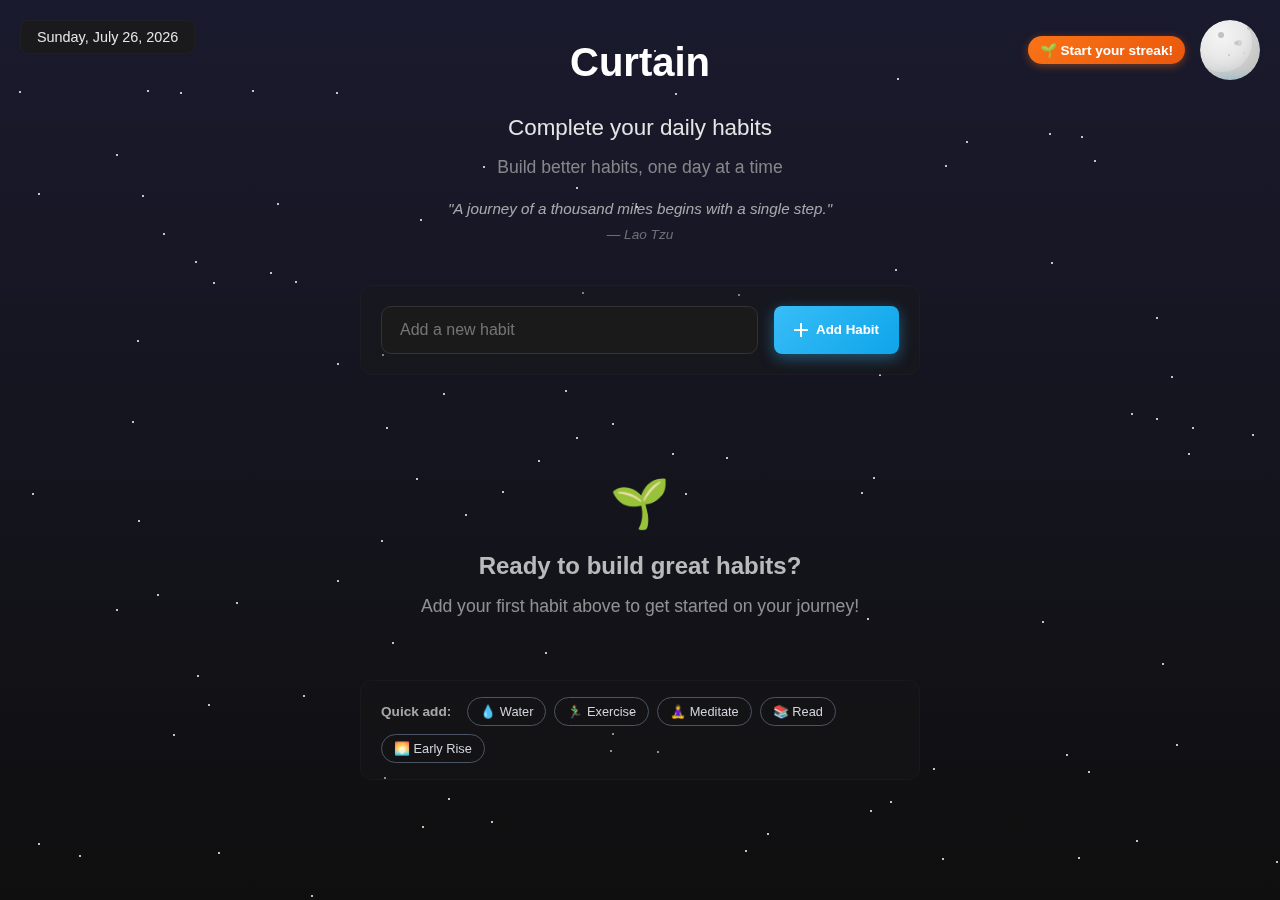
<file: index.html>
<!DOCTYPE html>
<html lang="en">
   <head>
      <meta charset="UTF-8" />
      <meta name="viewport" content="width=device-width, initial-scale=1.0"/>
      <title>Check you daily habits behind the curtains</title>
      <style>
         * { margin: 0; padding: 0; box-sizing: border-box; }
         body {
         font-family: -apple-system, BlinkMacSystemFont, 'Segoe UI', Roboto, sans-serif;
         min-height: 100vh;
         padding: 20px;
         transition: background 0.5s, color 0.5s;
         position: relative;
         overflow-x: hidden;
         }
         /* Background Layers */
         .stars, .clouds, .waves, .leaves, .petals, .snowflakes, .raindrops {
         position: fixed;
         top: 0; left: 0;
         width: 100%; height: 100%;
         pointer-events: none;
         overflow: hidden;
         z-index: 0;
         }
         /* Stars */
         .star {
         position: absolute;
         width: 2px; height: 2px;
         background: white;
         border-radius: 50%;
         animation: twinkle 2s infinite alternate;
         }
         @keyframes twinkle {
         from { opacity: 0.2; }
         to { opacity: 1; }
         }
         /* Clouds */
         .cloud {
         position: absolute;
         background: #fff;
         background: rgba(255,255,255,0.9);
         border-radius: 50%;
         animation: float 60s linear infinite;
         }
         @keyframes float {
         from { transform: translateX(-200px); }
         to { transform: translateX(100vw); }
         }
         .cloud::before, .cloud::after {
         content: '';
         position: absolute;
         background: inherit;
         border-radius: 50%;
         }
         .cloud::before {
         width: 100%; height: 100%;
         top: -20px; left: 20px;
         }
         .cloud::after {
         width: 60%; height: 60%;
         top: 10px; left: -30px;
         }
         
         /* Waves */
         .wave {
         position: absolute;
         bottom: 0;
         left: 0;
         width: 200%;
         height: 100px;
         background: linear-gradient(90deg, transparent, rgba(6, 182, 212, 0.2), transparent);
         border-radius: 50%;
         animation: wave-motion 12s ease-in-out infinite;
         }
         .wave:nth-child(2) {
         animation-delay: -4s;
         height: 80px;
         opacity: 0.6;
         }
         .wave:nth-child(3) {
         animation-delay: -8s;
         height: 60px;
         opacity: 0.4;
         }
         @keyframes wave-motion {
         0%, 100% { transform: translateX(-50%) translateY(0px); }
         50% { transform: translateX(-50%) translateY(-15px); }
         }
         
         /* Bubbles */
         .bubble {
         position: absolute;
         border-radius: 50%;
         background: rgba(236, 254, 255, 0.6);
         animation: bubble-rise 6s linear infinite;
         }
         @keyframes bubble-rise {
         0% { transform: translateY(0) scale(0); opacity: 0; }
         10% { opacity: 1; }
         90% { opacity: 1; }
         100% { transform: translateY(-100vh) scale(1); opacity: 0; }
         }
         
         /* Leaves */
         .leaf {
         position: absolute;
         width: 12px;
         height: 12px;
         background: #22c55e;
         border-radius: 0 100% 0 100%;
         animation: leaf-fall 8s linear infinite;
         }
         .leaf:nth-child(2n) { background: #16a34a; }
         .leaf:nth-child(3n) { background: #15803d; }
         @keyframes leaf-fall {
         0% { transform: translateY(0) rotate(0deg); opacity: 1; }
         100% { transform: translateY(100vh) rotate(360deg); opacity: 0; }
         }
         
         /* Petals */
         .petal {
         position: absolute;
         width: 8px;
         height: 8px;
         background: #ec4899;
         border-radius: 50% 0 50% 0;
         animation: petal-fall 10s linear infinite;
         }
         .petal:nth-child(2n) { background: #db2777; }
         .petal:nth-child(3n) { background: #be185d; }
         @keyframes petal-fall {
         0% { transform: translateY(0) rotate(0deg) scale(1); opacity: 1; }
         50% { transform: translateY(50vh) rotate(180deg) scale(0.8); }
         100% { transform: translateY(100vh) rotate(360deg) scale(0.6); opacity: 0; }
         }
         
         /* Snowflakes */
         .snowflake {
         position: absolute;
         color: #e0f2fe;
         font-size: 1em;
         animation: snowfall 10s linear infinite;
         }
         .snowflake:nth-child(2n) { font-size: 0.8em; animation-duration: 12s; }
         .snowflake:nth-child(3n) { font-size: 1.2em; animation-duration: 8s; }
         .snowflake:nth-child(4n) { font-size: 0.6em; animation-duration: 14s; }
         @keyframes snowfall {
         0% { transform: translateY(0) translateX(0) rotate(0deg); opacity: 1; }
         100% { transform: translateY(100vh) translateX(100px) rotate(360deg); opacity: 0; }
         }
         
         /* Raindrops */
         .raindrop {
         position: absolute;
         width: 2px;
         height: 15px;
         background: linear-gradient(to bottom, transparent, #3b82f6, transparent);
         border-radius: 0 0 50% 50%;
         animation: rainfall 1s linear infinite;
         }
         .raindrop:nth-child(2n) { height: 12px; animation-duration: 0.8s; }
         .raindrop:nth-child(3n) { height: 18px; animation-duration: 1.2s; }
         @keyframes rainfall {
         0% { transform: translateY(-20px) translateX(0); opacity: 0; }
         10% { opacity: 1; }
         90% { opacity: 1; }
         100% { transform: translateY(100vh) translateX(-50px); opacity: 0; }
         }
         /* Content container */
         .container {
         position: relative;
         z-index: 1;
         max-width: 600px;
         margin: 0 auto;
         padding: 20px;
         }
         .header { text-align: center; margin-bottom: 40px; }
         .header h1 { font-size: 2.5rem; font-weight: 700; margin-bottom: 4px; }
         .header h2 { font-size: 1.4rem; font-weight: 500; margin-bottom: 16px; margin-top: 8px; }
         .header p { font-size: 1.1rem; opacity: 0.8; margin-bottom: 20px; }
         .daily-quote {
         font-style: italic;
         font-size: 0.95rem;
         opacity: 0.7;
         max-width: 400px;
         margin: 0 auto;
         line-height: 1.4;
         }
         .quote-text {
         display: block;
         margin-bottom: 4px;
         }
         .quote-author {
         font-size: 0.85rem;
         opacity: 0.6;
         }
         .theme-toggle {
         position: absolute;
         top: 20px;
         right: 20px;
         width: 60px;
         height: 60px;
         border: none;
         border-radius: 50%;
         cursor: pointer;
         z-index: 2;
         transition: all 0.5s ease;
         overflow: hidden;
         }
         .theme-toggle:hover {
         transform: scale(1.1);
         }
         
         /* Theme Dropdown */
         .theme-dropdown {
         position: relative;
         }
         .theme-dropdown-toggle {
         width: 60px;
         height: 60px;
         border: none;
         border-radius: 50%;
         cursor: pointer;
         z-index: 2;
         transition: all 0.3s ease;
         overflow: hidden;
         background: transparent;
         display: flex;
         align-items: center;
         justify-content: center;
         position: relative;
         }
         .theme-dropdown-toggle:hover {
         transform: scale(1.1);
         }
         .current-theme-icon {
         width: 100%;
         height: 100%;
         position: relative;
         }
         .dropdown-arrow {
         position: absolute;
         bottom: 2px;
         right: 2px;
         font-size: 8px;
         opacity: 0.7;
         transition: transform 0.3s ease;
         }
         .theme-dropdown.open .dropdown-arrow {
         transform: rotate(180deg);
         }
         .theme-dropdown-menu {
         position: absolute;
         top: 70px;
         right: 0;
         min-width: 200px;
         border-radius: 12px;
         padding: 8px;
         box-shadow: 0 8px 32px rgba(0, 0, 0, 0.2);
         backdrop-filter: blur(10px);
         opacity: 0;
         visibility: hidden;
         transform: translateY(-10px);
         transition: all 0.3s ease;
         z-index: 1000;
         }
         .theme-dropdown.open .theme-dropdown-menu {
         opacity: 1;
         visibility: visible;
         transform: translateY(0);
         }
         .theme-dropdown-option {
         display: flex;
         align-items: center;
         gap: 12px;
         padding: 12px;
         border-radius: 8px;
         cursor: pointer;
         transition: all 0.2s ease;
         border: 2px solid transparent;
         }
         .theme-dropdown-option:hover {
         transform: translateX(4px);
         }
         .theme-dropdown-option.active {
         border-color: currentColor;
         }
         .theme-dropdown-option .theme-preview {
         width: 24px;
         height: 24px;
         flex-shrink: 0;
         }
         .theme-dropdown-option .theme-name {
         font-size: 0.9rem;
         font-weight: 500;
         }
         
         .top-left-info {
         position: absolute;
         top: 20px;
         left: 20px;
         display: flex;
         align-items: center;
         gap: 15px;
         z-index: 2;
         }
         
         .top-right-info {
         position: absolute;
         top: 20px;
         right: 20px;
         display: flex;
         align-items: center;
         gap: 15px;
         z-index: 2;
         }
         
         .date-info {
         padding: 8px 16px;
         border-radius: 8px;
         font-size: 0.9rem;
         font-weight: 500;
         transition: all 0.5s ease;
         }
         
         /* Sun Design */
         .sun {
         width: 100%;
         height: 100%;
         border-radius: 50%;
         background: radial-gradient(circle at 30% 30%, #fff9c4, #ffeb3b 40%, #ff9800 70%, #f57c00);
         position: relative;
         box-shadow: 0 0 30px rgba(255, 193, 7, 0.8), 0 0 60px rgba(255, 193, 7, 0.4);
         }
         .sun::before {
         content: '';
         position: absolute;
         top: 15%;
         left: 25%;
         width: 8px;
         height: 8px;
         border-radius: 50%;
         background: rgba(255, 255, 255, 0.8);
         box-shadow: 
           12px 5px 0 -2px rgba(255, 255, 255, 0.6),
           8px 15px 0 -3px rgba(255, 255, 255, 0.4);
         }
         .sun::after {
         content: '';
         position: absolute;
         top: -10px;
         left: -10px;
         right: -10px;
         bottom: -10px;
         border-radius: 50%;
         background: conic-gradient(
           transparent 0deg,
           rgba(255, 193, 7, 0.3) 20deg,
           transparent 40deg,
           rgba(255, 193, 7, 0.3) 60deg,
           transparent 80deg,
           rgba(255, 193, 7, 0.3) 100deg,
           transparent 120deg,
           rgba(255, 193, 7, 0.3) 140deg,
           transparent 160deg,
           rgba(255, 193, 7, 0.3) 180deg,
           transparent 200deg,
           rgba(255, 193, 7, 0.3) 220deg,
           transparent 240deg,
           rgba(255, 193, 7, 0.3) 260deg,
           transparent 280deg,
           rgba(255, 193, 7, 0.3) 300deg,
           transparent 320deg,
           rgba(255, 193, 7, 0.3) 340deg,
           transparent 360deg
         );
         animation: rotate 20s linear infinite;
         z-index: -1;
         }
         
         /* Moon Design */
         .moon {
         width: 100%;
         height: 100%;
         border-radius: 50%;
         background: radial-gradient(circle at 35% 25%, #f5f5f5, #e8e8e8 40%, #d0d0d0 70%, #b8b8b8);
         position: relative;
         box-shadow: 0 0 20px rgba(245, 245, 245, 0.6), inset -8px -8px 0 rgba(180, 180, 180, 0.3);
         }
         .moon::before {
         content: '';
         position: absolute;
         top: 20%;
         left: 30%;
         width: 6px;
         height: 6px;
         border-radius: 50%;
         background: rgba(160, 160, 160, 0.6);
         box-shadow: 
           15px 8px 0 -1px rgba(160, 160, 160, 0.4),
           8px 20px 0 -2px rgba(160, 160, 160, 0.5),
           25px 25px 0 -3px rgba(160, 160, 160, 0.3);
         }
         .moon::after {
         content: '';
         position: absolute;
         top: 10%;
         right: 15%;
         width: 4px;
         height: 4px;
         border-radius: 50%;
         background: rgba(160, 160, 160, 0.4);
         box-shadow: 
           -10px 15px 0 1px rgba(160, 160, 160, 0.3),
           -5px 25px 0 -1px rgba(160, 160, 160, 0.2);
         }
         
         /* Bubble Icon */
         .bubble-icon {
         width: 100%;
         height: 100%;
         border-radius: 50%;
         background: radial-gradient(circle at 25% 25%, rgba(255, 255, 255, 0.9), rgba(255, 255, 255, 0.3) 30%, rgba(6, 182, 212, 0.8) 70%, rgba(14, 116, 144, 0.9));
         position: relative;
         box-shadow: 0 0 15px rgba(6, 182, 212, 0.4), inset -5px -5px 10px rgba(14, 116, 144, 0.3);
         border: 2px solid rgba(255, 255, 255, 0.3);
         }
         .bubble-icon::before {
         content: '';
         position: absolute;
         top: 15%;
         left: 20%;
         width: 12px;
         height: 8px;
         border-radius: 50%;
         background: rgba(255, 255, 255, 0.9);
         box-shadow: 
           18px 8px 0 -4px rgba(255, 255, 255, 0.7),
           6px 25px 0 -6px rgba(255, 255, 255, 0.5);
         }
         .bubble-icon::after {
         content: '';
         position: absolute;
         top: 60%;
         right: 20%;
         width: 4px;
         height: 4px;
         border-radius: 50%;
         background: rgba(255, 255, 255, 0.6);
         }
         
         /* Leaf Icon */
         .leaf-icon {
         width: 100%;
         height: 100%;
         border-radius: 50%;
         background: radial-gradient(circle at 30% 30%, #dcfce7, #22c55e 40%, #16a34a 70%, #15803d);
         position: relative;
         box-shadow: 0 0 20px rgba(34, 197, 94, 0.6);
         }
         .leaf-icon::before {
         content: '';
         position: absolute;
         top: 25%;
         left: 25%;
         width: 12px;
         height: 12px;
         background: rgba(255, 255, 255, 0.9);
         border-radius: 0 100% 0 100%;
         box-shadow: 
           15px 8px 0 -2px rgba(255, 255, 255, 0.7),
           8px 18px 0 -3px rgba(255, 255, 255, 0.5);
         }
         
         /* Petal Icon */
         .petal-icon {
         width: 100%;
         height: 100%;
         border-radius: 50%;
         background: radial-gradient(circle at 30% 30%, #fdf2f8, #ec4899 40%, #db2777 70%, #be185d);
         position: relative;
         box-shadow: 0 0 20px rgba(236, 72, 153, 0.6);
         }
         .petal-icon::before {
         content: '';
         position: absolute;
         top: 22%;
         left: 28%;
         width: 8px;
         height: 8px;
         background: rgba(255, 255, 255, 0.9);
         border-radius: 50% 0 50% 0;
         box-shadow: 
           12px 6px 0 -1px rgba(255, 255, 255, 0.7),
           6px 15px 0 -2px rgba(255, 255, 255, 0.5),
           18px 18px 0 -3px rgba(255, 255, 255, 0.4);
         }
         
         /* Snowflake Icon */
         .snowflake-icon {
         width: 100%;
         height: 100%;
         border-radius: 50%;
         background: radial-gradient(circle at 25% 25%, rgba(255, 255, 255, 0.95), rgba(240, 249, 255, 0.8) 30%, rgba(14, 165, 233, 0.6) 70%, rgba(3, 105, 161, 0.8));
         position: relative;
         box-shadow: 0 0 15px rgba(14, 165, 233, 0.4), inset -3px -3px 8px rgba(3, 105, 161, 0.2);
         border: 2px solid rgba(255, 255, 255, 0.4);
         }
         .snowflake-icon::before {
         content: '';
         position: absolute;
         top: 20%;
         left: 25%;
         width: 8px;
         height: 8px;
         border-radius: 50%;
         background: rgba(255, 255, 255, 0.9);
         box-shadow: 
           15px 5px 0 -2px rgba(255, 255, 255, 0.8),
           8px 18px 0 -3px rgba(255, 255, 255, 0.7),
           22px 20px 0 -4px rgba(255, 255, 255, 0.6);
         }
         .snowflake-icon::after {
         content: '';
         position: absolute;
         top: 60%;
         right: 25%;
         width: 5px;
         height: 5px;
         border-radius: 50%;
         background: rgba(255, 255, 255, 0.7);
         box-shadow: 
           -8px -10px 0 -1px rgba(255, 255, 255, 0.5);
         }
         
         /* Raindrop Icon */
         .raindrop-icon {
         width: 100%;
         height: 100%;
         border-radius: 50%;
         background: radial-gradient(circle at 30% 30%, #6b7280, #3b82f6 40%, #1d4ed8 70%, #1e3a8a);
         position: relative;
         box-shadow: 0 0 20px rgba(59, 130, 246, 0.6);
         overflow: hidden;
         }
         .raindrop-icon::before {
         content: '';
         position: absolute;
         top: 50%;
         left: 50%;
         transform: translate(-50%, -50%);
         width: 16px;
         height: 24px;
         background: radial-gradient(ellipse at 30% 20%, rgba(255, 255, 255, 0.9), rgba(59, 130, 246, 0.8) 40%, rgba(29, 78, 216, 0.9) 80%);
         border-radius: 50% 50% 50% 50% / 60% 60% 40% 40%;
         box-shadow: inset -2px -2px 4px rgba(29, 78, 216, 0.3);
         }
         .raindrop-icon::after {
         content: '';
         position: absolute;
         top: 35%;
         left: 40%;
         width: 6px;
         height: 4px;
         border-radius: 50%;
         background: rgba(255, 255, 255, 0.8);
         }
         
         @keyframes rotate {
         from { transform: rotate(0deg); }
         to { transform: rotate(360deg); }
         }
         /* Starry Night Theme */
         body.starry-night { background: linear-gradient(to top, #0f0f0f, #1a1a2e); color: #e5e5e5; }
         body.starry-night .theme-toggle { background: transparent; }
         body.starry-night .sun, body.starry-night .bubble-icon, body.starry-night .leaf-icon, body.starry-night .petal-icon { display: none; }
         body.starry-night .moon { display: block; }
         body.starry-night .header h1 { color: #fff; }
         body.starry-night .header p { color: #a3a3a3; }
         body.starry-night .date-display, body.starry-night .add-habit input, body.starry-night .habit-item, body.starry-night .modal { background: #1a1a1a; border: 1px solid #333; color: #e5e5e5; }
         body.starry-night .progress-bar { background: #333; }
         body.starry-night .progress-fill { background: linear-gradient(90deg, #38bdf8, #0ea5e9); }
         body.starry-night .habit-item.completed { background: #0f2a1a; border-color: #22c55e; }
         body.starry-night .footer-info { background: rgba(26, 26, 26, 0.6); color: #a3a3a3; border: 1px solid rgba(51, 51, 51, 0.5); }
         body.starry-night .date-info { background: rgba(26, 26, 26, 0.8); color: #e5e5e5; border: 1px solid rgba(51, 51, 51, 0.3); }
         body.starry-night .add-habit { background: rgba(26, 26, 26, 0.4); border: 1px solid rgba(51, 51, 51, 0.2); }
         body.starry-night .add-habit input:focus { border-color: #60a5fa; }
         body.starry-night .streak-counter { background: linear-gradient(135deg, #f97316, #ea580c); color: white; box-shadow: 0 2px 8px rgba(249, 115, 22, 0.4); }
         body.starry-night .habit-templates { background: rgba(26, 26, 26, 0.3); border: 1px solid rgba(51, 51, 51, 0.2); }
         body.starry-night .template-btn { color: #d1d5db; border-color: #4b5563; }
         body.starry-night .template-btn:hover { background: #374151; border-color: #6b7280; }
         body.starry-night .secondary-reset-btn { color: #9ca3af; border-color: #374151; }
         body.starry-night .secondary-reset-btn:hover { background: #1f2937; border-color: #6b7280; color: #d1d5db; }
         body.starry-night .secondary-delete-btn { color: #f87171; border-color: #7f1d1d; }
         body.starry-night .secondary-delete-btn:hover { background: #1f1917; border-color: #dc2626; color: #fca5a5; }
         body.starry-night .add-btn { background: linear-gradient(135deg, #38bdf8, #0ea5e9); box-shadow: 0 4px 15px rgba(56, 189, 248, 0.4); }
         body.starry-night .add-btn:hover { box-shadow: 0 6px 20px rgba(56, 189, 248, 0.6); }
         body.starry-night .clouds, body.starry-night .waves, body.starry-night .leaves, body.starry-night .petals { display: none; }
         body.starry-night .stars { display: block; }

         /* Cloudy Day Theme */
         body.cloudy-day { background: linear-gradient(to top, #87ceeb, #fdfdfd); color: #222; }
         body.cloudy-day .theme-toggle { background: transparent; }
         body.cloudy-day .moon, body.cloudy-day .bubble-icon, body.cloudy-day .leaf-icon, body.cloudy-day .petal-icon { display: none; }
         body.cloudy-day .sun { display: block; }
         body.cloudy-day .header h1 { color: #333; }
         body.cloudy-day .header p { color: #555; }
         body.cloudy-day .date-display, body.cloudy-day .add-habit input, body.cloudy-day .habit-item, body.cloudy-day .modal { background: #ffffff; border: 1px solid #ccc; color: #222; }
         body.cloudy-day .progress-bar { background: #ddd; }
         body.cloudy-day .progress-fill { background: linear-gradient(90deg, #fbbf24, #f59e0b); }
         body.cloudy-day .habit-item.completed { background: #e6ffe6; border-color: #22c55e; }
         body.cloudy-day .footer-info { background: rgba(255, 255, 255, 0.6); color: #666; border: 1px solid rgba(204, 204, 204, 0.5); }
         body.cloudy-day .date-info { background: rgba(255, 255, 255, 0.8); color: #333; border: 1px solid rgba(204, 204, 204, 0.3); }
         body.cloudy-day .add-habit { background: rgba(255, 255, 255, 0.4); border: 1px solid rgba(204, 204, 204, 0.2); }
         body.cloudy-day .add-habit input:focus { border-color: #60a5fa; }
         body.cloudy-day .streak-counter { background: linear-gradient(135deg, #fbbf24, #f59e0b); color: white; box-shadow: 0 2px 8px rgba(251, 191, 36, 0.3); }
         body.cloudy-day .habit-templates { background: rgba(255, 255, 255, 0.3); border: 1px solid rgba(204, 204, 204, 0.2); }
         body.cloudy-day .template-btn { color: #4b5563; border-color: #d1d5db; }
         body.cloudy-day .template-btn:hover { background: #f9fafb; border-color: #9ca3af; }
         body.cloudy-day .secondary-reset-btn { color: #6b7280; border-color: #d1d5db; }
         body.cloudy-day .secondary-reset-btn:hover { background: #f9fafb; border-color: #9ca3af; color: #4b5563; }
         body.cloudy-day .secondary-delete-btn { color: #dc2626; border-color: #fca5a5; }
         body.cloudy-day .secondary-delete-btn:hover { background: #fef2f2; border-color: #dc2626; color: #b91c1c; }
         body.cloudy-day .add-btn { background: linear-gradient(135deg, #fbbf24, #f59e0b); box-shadow: 0 4px 15px rgba(251, 191, 36, 0.4); }
         body.cloudy-day .add-btn:hover { box-shadow: 0 6px 20px rgba(251, 191, 36, 0.6); }
         body.cloudy-day .stars, body.cloudy-day .waves, body.cloudy-day .leaves, body.cloudy-day .petals { display: none; }
         body.cloudy-day .clouds { display: block; }

         /* Ocean Theme */
         body.ocean { background: linear-gradient(to top, #1e3a8a, #0c4a6e); color: #ecfeff; }
         body.ocean .theme-toggle { background: transparent; }
         body.ocean .sun, body.ocean .moon, body.ocean .leaf-icon, body.ocean .petal-icon { display: none; }
         body.ocean .bubble-icon { display: block; }
         body.ocean .header h1 { color: #ecfeff; }
         body.ocean .header p { color: #a5f3fc; }
         body.ocean .date-display, body.ocean .add-habit input, body.ocean .habit-item, body.ocean .modal { background: rgba(20, 83, 109, 0.8); border: 1px solid #0891b2; color: #ecfeff; }
         body.ocean .progress-bar { background: #0e7490; }
         body.ocean .progress-fill { background: linear-gradient(90deg, #06b6d4, #0891b2); }
         body.ocean .habit-item.completed { background: rgba(6, 182, 212, 0.2); border-color: #06b6d4; }
         body.ocean .footer-info { background: rgba(20, 83, 109, 0.6); color: #a5f3fc; border: 1px solid rgba(8, 145, 178, 0.5); }
         body.ocean .date-info { background: rgba(20, 83, 109, 0.8); color: #ecfeff; border: 1px solid rgba(8, 145, 178, 0.3); }
         body.ocean .add-habit { background: rgba(20, 83, 109, 0.4); border: 1px solid rgba(8, 145, 178, 0.2); }
         body.ocean .add-habit input:focus { border-color: #06b6d4; }
         body.ocean .streak-counter { background: linear-gradient(135deg, #06b6d4, #0891b2); color: white; box-shadow: 0 2px 8px rgba(6, 182, 212, 0.4); }
         body.ocean .habit-templates { background: rgba(20, 83, 109, 0.3); border: 1px solid rgba(8, 145, 178, 0.2); }
         body.ocean .template-btn { color: #a5f3fc; border-color: #0891b2; }
         body.ocean .template-btn:hover { background: rgba(6, 182, 212, 0.1); border-color: #06b6d4; }
         body.ocean .secondary-reset-btn { color: #67e8f9; border-color: #0891b2; }
         body.ocean .secondary-reset-btn:hover { background: rgba(6, 182, 212, 0.1); border-color: #06b6d4; color: #a5f3fc; }
         body.ocean .secondary-delete-btn { color: #f87171; border-color: #7f1d1d; }
         body.ocean .secondary-delete-btn:hover { background: rgba(239, 68, 68, 0.1); border-color: #dc2626; color: #fca5a5; }
         body.ocean .add-btn { background: linear-gradient(135deg, #06b6d4, #0891b2); box-shadow: 0 4px 15px rgba(6, 182, 212, 0.4); }
         body.ocean .add-btn:hover { box-shadow: 0 6px 20px rgba(6, 182, 212, 0.6); }
         body.ocean .stars, body.ocean .clouds, body.ocean .leaves, body.ocean .petals { display: none; }
         body.ocean .waves { display: block; }

         /* Forest Theme */
         body.forest { background: linear-gradient(to top, #064e3b, #166534); color: #dcfce7; }
         body.forest .theme-toggle { background: transparent; }
         body.forest .sun, body.forest .moon, body.forest .bubble-icon, body.forest .petal-icon { display: none; }
         body.forest .leaf-icon { display: block; }
         body.forest .header h1 { color: #dcfce7; }
         body.forest .header p { color: #bbf7d0; }
         body.forest .date-display, body.forest .add-habit input, body.forest .habit-item, body.forest .modal { background: rgba(20, 83, 45, 0.8); border: 1px solid #16a34a; color: #dcfce7; }
         body.forest .progress-bar { background: #15803d; }
         body.forest .progress-fill { background: linear-gradient(90deg, #10b981, #059669); }
         body.forest .habit-item.completed { background: rgba(34, 197, 94, 0.2); border-color: #22c55e; }
         body.forest .footer-info { background: rgba(20, 83, 45, 0.6); color: #bbf7d0; border: 1px solid rgba(22, 163, 74, 0.5); }
         body.forest .date-info { background: rgba(20, 83, 45, 0.8); color: #dcfce7; border: 1px solid rgba(22, 163, 74, 0.3); }
         body.forest .add-habit { background: rgba(20, 83, 45, 0.4); border: 1px solid rgba(22, 163, 74, 0.2); }
         body.forest .add-habit input:focus { border-color: #22c55e; }
         body.forest .streak-counter { background: linear-gradient(135deg, #22c55e, #16a34a); color: white; box-shadow: 0 2px 8px rgba(34, 197, 94, 0.4); }
         body.forest .habit-templates { background: rgba(20, 83, 45, 0.3); border: 1px solid rgba(22, 163, 74, 0.2); }
         body.forest .template-btn { color: #bbf7d0; border-color: #16a34a; }
         body.forest .template-btn:hover { background: rgba(34, 197, 94, 0.1); border-color: #22c55e; }
         body.forest .secondary-reset-btn { color: #86efac; border-color: #16a34a; }
         body.forest .secondary-reset-btn:hover { background: rgba(34, 197, 94, 0.1); border-color: #22c55e; color: #bbf7d0; }
         body.forest .secondary-delete-btn { color: #f87171; border-color: #7f1d1d; }
         body.forest .secondary-delete-btn:hover { background: rgba(239, 68, 68, 0.1); border-color: #dc2626; color: #fca5a5; }
         body.forest .add-btn { background: linear-gradient(135deg, #22c55e, #16a34a); box-shadow: 0 4px 15px rgba(34, 197, 94, 0.4); }
         body.forest .add-btn:hover { box-shadow: 0 6px 20px rgba(34, 197, 94, 0.6); }
         body.forest .stars, body.forest .clouds, body.forest .waves, body.forest .petals { display: none; }
         body.forest .leaves { display: block; }

         /* Cherry Blossom Theme */
         body.cherry-blossom { background: linear-gradient(to top, #fdf2f8, #fce7f3); color: #be185d; }
         body.cherry-blossom .theme-toggle { background: transparent; }
         body.cherry-blossom .sun, body.cherry-blossom .moon, body.cherry-blossom .bubble-icon, body.cherry-blossom .leaf-icon { display: none; }
         body.cherry-blossom .petal-icon { display: block; }
         body.cherry-blossom .header h1 { color: #be185d; }
         body.cherry-blossom .header p { color: #db2777; }
         body.cherry-blossom .date-display, body.cherry-blossom .add-habit input, body.cherry-blossom .habit-item, body.cherry-blossom .modal { background: rgba(252, 231, 243, 0.8); border: 1px solid #db2777; color: #be185d; }
         body.cherry-blossom .progress-bar { background: #f3e8ff; }
         body.cherry-blossom .progress-fill { background: linear-gradient(90deg, #ec4899, #db2777); }
         body.cherry-blossom .habit-item.completed { background: rgba(236, 72, 153, 0.2); border-color: #ec4899; }
         body.cherry-blossom .footer-info { background: rgba(252, 231, 243, 0.6); color: #db2777; border: 1px solid rgba(219, 39, 119, 0.5); }
         body.cherry-blossom .date-info { background: rgba(252, 231, 243, 0.8); color: #be185d; border: 1px solid rgba(219, 39, 119, 0.3); }
         body.cherry-blossom .add-habit { background: rgba(252, 231, 243, 0.4); border: 1px solid rgba(219, 39, 119, 0.2); }
         body.cherry-blossom .add-habit input:focus { border-color: #ec4899; }
         body.cherry-blossom .streak-counter { background: linear-gradient(135deg, #ec4899, #db2777); color: white; box-shadow: 0 2px 8px rgba(236, 72, 153, 0.4); }
         body.cherry-blossom .habit-templates { background: rgba(252, 231, 243, 0.3); border: 1px solid rgba(219, 39, 119, 0.2); }
         body.cherry-blossom .template-btn { color: #db2777; border-color: #ec4899; }
         body.cherry-blossom .template-btn:hover { background: rgba(236, 72, 153, 0.1); border-color: #db2777; }
         body.cherry-blossom .secondary-reset-btn { color: #f472b6; border-color: #ec4899; }
         body.cherry-blossom .secondary-reset-btn:hover { background: rgba(236, 72, 153, 0.1); border-color: #db2777; color: #db2777; }
         body.cherry-blossom .secondary-delete-btn { color: #dc2626; border-color: #fca5a5; }
         body.cherry-blossom .secondary-delete-btn:hover { background: #fef2f2; border-color: #dc2626; color: #b91c1c; }
         body.cherry-blossom .add-btn { background: linear-gradient(135deg, #ec4899, #db2777); box-shadow: 0 4px 15px rgba(236, 72, 153, 0.4); }
         body.cherry-blossom .add-btn:hover { box-shadow: 0 6px 20px rgba(236, 72, 153, 0.6); }
         body.cherry-blossom .stars, body.cherry-blossom .clouds, body.cherry-blossom .waves, body.cherry-blossom .leaves, body.cherry-blossom .snowflakes, body.cherry-blossom .raindrops { display: none; }
         body.cherry-blossom .petals { display: block; }

         /* Snow Theme */
         body.snow { background: linear-gradient(to top, #f0f9ff, #e0f2fe); color: #1e3a8a; }
         body.snow .theme-toggle { background: transparent; }
         body.snow .sun, body.snow .moon, body.snow .bubble-icon, body.snow .leaf-icon, body.snow .petal-icon, body.snow .raindrop-icon { display: none; }
         body.snow .snowflake-icon { display: block; }
         body.snow .header h1 { color: #1e3a8a; }
         body.snow .header p { color: #475569; }
         body.snow .date-display, body.snow .add-habit input, body.snow .habit-item, body.snow .modal { background: rgba(240, 249, 255, 0.9); border: 1px solid #0ea5e9; color: #1e3a8a; }
         body.snow .progress-bar { background: #e0f2fe; }
         body.snow .progress-fill { background: linear-gradient(90deg, #0ea5e9, #0284c7); }
         body.snow .habit-item.completed { background: rgba(219, 234, 254, 0.8); border-color: #0ea5e9; }
         body.snow .footer-info { background: rgba(240, 249, 255, 0.6); color: #1e3a8a; border: 1px solid rgba(14, 165, 233, 0.3); }
         body.snow .date-info { background: rgba(240, 249, 255, 0.9); color: #1e3a8a; border: 1px solid rgba(14, 165, 233, 0.3); }
         body.snow .add-habit { background: rgba(240, 249, 255, 0.4); border: 1px solid rgba(14, 165, 233, 0.2); }
         body.snow .add-habit input:focus { border-color: #0ea5e9; }
         body.snow .streak-counter { background: linear-gradient(135deg, #0ea5e9, #0284c7); color: white; box-shadow: 0 2px 8px rgba(14, 165, 233, 0.4); }
         body.snow .habit-templates { background: rgba(240, 249, 255, 0.3); border: 1px solid rgba(14, 165, 233, 0.2); }
         body.snow .template-btn { color: #1e3a8a; border-color: #0ea5e9; }
         body.snow .template-btn:hover { background: rgba(14, 165, 233, 0.1); border-color: #0284c7; }
         body.snow .secondary-reset-btn { color: #0ea5e9; border-color: #0ea5e9; }
         body.snow .secondary-reset-btn:hover { background: rgba(14, 165, 233, 0.1); border-color: #0284c7; color: #1e3a8a; }
         body.snow .secondary-delete-btn { color: #dc2626; border-color: #fca5a5; }
         body.snow .secondary-delete-btn:hover { background: #fef2f2; border-color: #dc2626; color: #b91c1c; }
         body.snow .add-btn { background: linear-gradient(135deg, #0ea5e9, #0284c7); box-shadow: 0 4px 15px rgba(14, 165, 233, 0.4); }
         body.snow .add-btn:hover { box-shadow: 0 6px 20px rgba(14, 165, 233, 0.6); }
         body.snow .stars, body.snow .clouds, body.snow .waves, body.snow .leaves, body.snow .petals, body.snow .raindrops { display: none; }
         body.snow .snowflakes { display: block; }

         /* Rain Theme */
         body.rain { background: linear-gradient(to top, #374151, #1f2937); color: #e5e7eb; }
         body.rain .theme-toggle { background: transparent; }
         body.rain .sun, body.rain .moon, body.rain .bubble-icon, body.rain .leaf-icon, body.rain .petal-icon, body.rain .snowflake-icon { display: none; }
         body.rain .raindrop-icon { display: block; }
         body.rain .header h1 { color: #e5e7eb; }
         body.rain .header p { color: #f3f4f6; }
         body.rain .date-display, body.rain .add-habit input, body.rain .habit-item, body.rain .modal { background: rgba(55, 65, 81, 0.8); border: 1px solid #3b82f6; color: #e5e7eb; }
         body.rain .progress-bar { background: #4b5563; }
         body.rain .progress-fill { background: linear-gradient(90deg, #3b82f6, #1d4ed8); }
         body.rain .habit-item.completed { background: rgba(30, 58, 138, 0.3); border-color: #3b82f6; }
         body.rain .footer-info { background: rgba(55, 65, 81, 0.6); color: #e5e7eb; border: 1px solid rgba(59, 130, 246, 0.3); }
         body.rain .date-info { background: rgba(55, 65, 81, 0.8); color: #e5e7eb; border: 1px solid rgba(59, 130, 246, 0.3); }
         body.rain .add-habit { background: rgba(55, 65, 81, 0.4); border: 1px solid rgba(59, 130, 246, 0.2); }
         body.rain .add-habit input:focus { border-color: #3b82f6; }
         body.rain .streak-counter { background: linear-gradient(135deg, #3b82f6, #1d4ed8); color: white; box-shadow: 0 2px 8px rgba(59, 130, 246, 0.4); }
         body.rain .habit-templates { background: rgba(55, 65, 81, 0.3); border: 1px solid rgba(59, 130, 246, 0.2); }
         body.rain .template-btn { color: #e5e7eb; border-color: #6b7280; }
         body.rain .template-btn:hover { background: rgba(75, 85, 99, 0.3); border-color: #9ca3af; }
         body.rain .secondary-reset-btn { color: #6b7280; border-color: #6b7280; }
         body.rain .secondary-reset-btn:hover { background: rgba(75, 85, 99, 0.3); border-color: #9ca3af; color: #e5e7eb; }
         body.rain .secondary-delete-btn { color: #f87171; border-color: #7f1d1d; }
         body.rain .secondary-delete-btn:hover { background: rgba(239, 68, 68, 0.1); border-color: #dc2626; color: #fca5a5; }
         body.rain .add-btn { background: linear-gradient(135deg, #3b82f6, #1d4ed8); box-shadow: 0 4px 15px rgba(59, 130, 246, 0.4); }
         body.rain .add-btn:hover { box-shadow: 0 6px 20px rgba(59, 130, 246, 0.6); }
         body.rain .stars, body.rain .clouds, body.rain .waves, body.rain .leaves, body.rain .petals, body.rain .snowflakes { display: none; }
         body.rain .raindrops { display: block; }
         
         /* Theme Preview Styles */
         .theme-preview {
         border-radius: 50%;
         position: relative;
         overflow: hidden;
         }
         .starry-night-preview {
         background: linear-gradient(135deg, #0f0f0f, #1a1a2e);
         }
         .starry-night-preview::after {
         content: '✨';
         position: absolute;
         top: 50%;
         left: 50%;
         transform: translate(-50%, -50%);
         font-size: 16px;
         }
         .cloudy-day-preview {
         background: linear-gradient(135deg, #87ceeb, #fdfdfd);
         }
         .cloudy-day-preview::after {
         content: '☀️';
         position: absolute;
         top: 50%;
         left: 50%;
         transform: translate(-50%, -50%);
         font-size: 16px;
         }
         .ocean-preview {
         background: linear-gradient(135deg, #1e3a8a, #0c4a6e);
         }
         .ocean-preview::after {
         content: '🌊';
         position: absolute;
         top: 50%;
         left: 50%;
         transform: translate(-50%, -50%);
         font-size: 16px;
         }
         .forest-preview {
         background: linear-gradient(135deg, #064e3b, #166534);
         }
         .forest-preview::after {
         content: '🌲';
         position: absolute;
         top: 50%;
         left: 50%;
         transform: translate(-50%, -50%);
         font-size: 16px;
         }
         .cherry-blossom-preview {
         background: linear-gradient(135deg, #fdf2f8, #fce7f3);
         }
         .cherry-blossom-preview::after {
         content: '🌸';
         position: absolute;
         top: 50%;
         left: 50%;
         transform: translate(-50%, -50%);
         font-size: 16px;
         }
         .snow-preview {
         background: linear-gradient(135deg, #f0f9ff, #e0f2fe);
         }
         .snow-preview::after {
         content: '❄️';
         position: absolute;
         top: 50%;
         left: 50%;
         transform: translate(-50%, -50%);
         font-size: 16px;
         }
         .rain-preview {
         background: linear-gradient(135deg, #374151, #1f2937);
         }
         .rain-preview::after {
         content: '🌧️';
         position: absolute;
         top: 50%;
         left: 50%;
         transform: translate(-50%, -50%);
         font-size: 16px;
         }
         .theme-name {
         font-size: 0.8rem;
         font-weight: 500;
         text-align: center;
         opacity: 0.8;
         }
         
         /* Theme-specific dropdown styling */
         body.starry-night .theme-dropdown-menu { background: rgba(26, 26, 26, 0.95); border: 1px solid rgba(51, 51, 51, 0.3); }
         body.starry-night .theme-dropdown-option { color: #d1d5db; }
         body.starry-night .theme-dropdown-option:hover { background: rgba(51, 51, 51, 0.3); }
         body.starry-night .dropdown-arrow { color: #d1d5db; }
         
         body.cloudy-day .theme-dropdown-menu { background: rgba(255, 255, 255, 0.95); border: 1px solid rgba(204, 204, 204, 0.3); }
         body.cloudy-day .theme-dropdown-option { color: #4b5563; }
         body.cloudy-day .theme-dropdown-option:hover { background: rgba(249, 250, 251, 0.8); }
         body.cloudy-day .dropdown-arrow { color: #4b5563; }
         
         body.ocean .theme-dropdown-menu { background: rgba(20, 83, 109, 0.95); border: 1px solid rgba(8, 145, 178, 0.3); }
         body.ocean .theme-dropdown-option { color: #a5f3fc; }
         body.ocean .theme-dropdown-option:hover { background: rgba(8, 145, 178, 0.3); }
         body.ocean .dropdown-arrow { color: #a5f3fc; }
         
         body.forest .theme-dropdown-menu { background: rgba(20, 83, 45, 0.95); border: 1px solid rgba(22, 163, 74, 0.3); }
         body.forest .theme-dropdown-option { color: #bbf7d0; }
         body.forest .theme-dropdown-option:hover { background: rgba(22, 163, 74, 0.3); }
         body.forest .dropdown-arrow { color: #bbf7d0; }
         
         body.cherry-blossom .theme-dropdown-menu { background: rgba(252, 231, 243, 0.95); border: 1px solid rgba(219, 39, 119, 0.3); }
         body.cherry-blossom .theme-dropdown-option { color: #db2777; }
         body.cherry-blossom .theme-dropdown-option:hover { background: rgba(219, 39, 119, 0.2); }
         body.cherry-blossom .dropdown-arrow { color: #db2777; }
         
         /* Theme-specific completion popup styling */
         body.starry-night .completion-content { 
         background: rgba(26, 26, 26, 0.95); 
         border: 1px solid rgba(56, 189, 248, 0.3);
         box-shadow: 0 20px 40px rgba(0, 0, 0, 0.5), 0 0 30px rgba(56, 189, 248, 0.2);
         color: #e5e5e5;
         }
         body.starry-night .completion-content h2 { color: #38bdf8; }
         body.starry-night .completion-content p { color: #a3a3a3; }
         
         body.cloudy-day .completion-content { 
         background: rgba(255, 255, 255, 0.95); 
         border: 1px solid rgba(251, 191, 36, 0.3);
         box-shadow: 0 20px 40px rgba(0, 0, 0, 0.2), 0 0 30px rgba(251, 191, 36, 0.2);
         color: #222;
         }
         body.cloudy-day .completion-content h2 { color: #f59e0b; }
         body.cloudy-day .completion-content p { color: #555; }
         
         body.ocean .completion-content { 
         background: rgba(20, 83, 109, 0.95); 
         border: 1px solid rgba(6, 182, 212, 0.3);
         box-shadow: 0 20px 40px rgba(0, 0, 0, 0.5), 0 0 30px rgba(6, 182, 212, 0.3);
         color: #ecfeff;
         }
         body.ocean .completion-content h2 { color: #06b6d4; }
         body.ocean .completion-content p { color: #a5f3fc; }
         
         body.forest .completion-content { 
         background: rgba(20, 83, 45, 0.95); 
         border: 1px solid rgba(34, 197, 94, 0.3);
         box-shadow: 0 20px 40px rgba(0, 0, 0, 0.5), 0 0 30px rgba(34, 197, 94, 0.3);
         color: #dcfce7;
         }
         body.forest .completion-content h2 { color: #22c55e; }
         body.forest .completion-content p { color: #bbf7d0; }
         
         body.cherry-blossom .completion-content { 
         background: rgba(252, 231, 243, 0.95); 
         border: 1px solid rgba(236, 72, 153, 0.3);
         box-shadow: 0 20px 40px rgba(0, 0, 0, 0.3), 0 0 30px rgba(236, 72, 153, 0.2);
         color: #be185d;
         }
         body.cherry-blossom .completion-content h2 { color: #ec4899; }
         body.cherry-blossom .completion-content p { color: #db2777; }
         
         body.snow .completion-content { 
         background: rgba(240, 249, 255, 0.95); 
         border: 1px solid rgba(14, 165, 233, 0.3);
         box-shadow: 0 20px 40px rgba(0, 0, 0, 0.2), 0 0 30px rgba(14, 165, 233, 0.3);
         color: #1e3a8a;
         }
         body.snow .completion-content h2 { color: #0ea5e9; }
         body.snow .completion-content p { color: #475569; }
         
         body.rain .completion-content { 
         background: rgba(55, 65, 81, 0.95); 
         border: 1px solid rgba(59, 130, 246, 0.3);
         box-shadow: 0 20px 40px rgba(0, 0, 0, 0.5), 0 0 30px rgba(59, 130, 246, 0.4);
         color: #e5e7eb;
         }
         body.rain .completion-content h2 { color: #3b82f6; }
         body.rain .completion-content p { color: #f3f4f6; }
         /* Components reused */
         .date-display { border-radius: 12px; padding: 16px; text-align: center; margin-bottom: 30px; }
         .date-display h2 { font-size: 1.2rem; font-weight: 600; }
         .add-habit { 
         display: flex; 
         gap: 16px; 
         margin-bottom: 40px; 
         padding: 20px;
         border-radius: 12px;
         transition: all 0.3s ease;
         }
         .add-habit input { 
         flex: 1; 
         padding: 14px 18px; 
         border-radius: 10px; 
         font-size: 1rem; 
         border: 2px solid; 
         transition: all 0.2s ease;
         }
         .add-habit input:focus {
         outline: none;
         transform: translateY(-1px);
         box-shadow: 0 4px 12px rgba(0, 0, 0, 0.1);
         }
         .add-btn { 
         padding: 12px 20px; 
         color: white; 
         border: none; 
         border-radius: 8px; 
         font-weight: 600; 
         cursor: pointer; 
         transition: all 0.3s ease;
         display: flex;
         align-items: center;
         gap: 8px;
         position: relative;
         overflow: hidden;
         }
         .add-btn:hover { 
         transform: translateY(-2px);
         }
         .add-btn::before {
         content: '';
         width: 14px;
         height: 14px;
         background: 
           linear-gradient(white, white) center/2px 14px no-repeat,
           linear-gradient(white, white) center/14px 2px no-repeat;
         }
         
         /* Habit Templates */
         .habit-templates {
         display: flex;
         flex-wrap: wrap;
         gap: 8px;
         align-items: center;
         margin-bottom: 30px;
         padding: 16px 20px;
         border-radius: 12px;
         transition: all 0.3s ease;
         }
         .templates-label {
         font-size: 0.85rem;
         font-weight: 600;
         opacity: 0.7;
         margin-right: 8px;
         }
         .template-btn {
         padding: 6px 12px;
         border: 1px solid;
         border-radius: 16px;
         font-size: 0.8rem;
         font-weight: 500;
         cursor: pointer;
         transition: all 0.2s ease;
         background: transparent;
         }
         .template-btn:hover {
         transform: translateY(-1px);
         box-shadow: 0 2px 4px rgba(0, 0, 0, 0.1);
         }
         .progress-section { margin-bottom: 30px; }
         .progress-bar { width: 100%; height: 8px; border-radius: 4px; overflow: hidden; margin-bottom: 8px; }
         .progress-fill { height: 100%; transition: width 0.3s ease; width: 0%; }
         .progress-text { text-align: center; font-size: 0.9rem; margin-bottom: 8px; }
         .streak-counter { 
         font-size: 0.85rem; 
         font-weight: 600; 
         padding: 6px 12px;
         border-radius: 20px;
         transition: all 0.3s ease;
         white-space: nowrap;
         box-shadow: 0 2px 8px rgba(0, 0, 0, 0.1);
         }
         .action-buttons { display: flex; gap: 12px; }
         .reset-btn, .delete-all-btn { 
         flex: 1;
         padding: 10px 16px; 
         border: none; 
         border-radius: 8px; 
         font-weight: 600; 
         cursor: pointer; 
         transition: all 0.2s;
         display: flex;
         align-items: center;
         justify-content: center;
         gap: 6px;
         font-size: 0.9rem;
         }
         .reset-btn { 
         background: #9ca3af; 
         color: white; 
         }
         .reset-btn:hover { 
         background: #6b7280; 
         transform: translateY(-1px);
         box-shadow: 0 4px 8px rgba(0, 0, 0, 0.2);
         }
         .delete-all-btn { 
         background: #dc2626; 
         color: white; 
         opacity: 0.8;
         }
         .delete-all-btn:hover { 
         background: #b91c1c; 
         opacity: 1;
         transform: translateY(-1px);
         }
         
         /* Reset icon */
         .reset-btn::before {
         content: '';
         width: 12px;
         height: 12px;
         border: 2px solid currentColor;
         border-radius: 50%;
         border-top-color: transparent;
         border-right-color: transparent;
         }
         
         /* Delete all icon */
         .delete-all-btn::before {
         content: '';
         width: 12px;
         height: 14px;
         background: 
           linear-gradient(currentColor, currentColor) center top/8px 2px no-repeat,
           linear-gradient(currentColor, currentColor) center/6px 10px no-repeat;
         background-position: center 1px, center 4px;
         }
         .habit-item { display: flex; align-items: center; gap: 16px; padding: 16px; border-radius: 8px; margin-bottom: 12px; transition: all 0.2s; }
         .habit-checkbox { width: 20px; height: 20px; border: 2px solid #666; border-radius: 4px; cursor: pointer; display: flex; align-items: center; justify-content: center; transition: all 0.2s; }
         .habit-checkbox.checked { background: #22c55e; border-color: #22c55e; }
         .habit-checkbox.checked::after { content: '✓'; color: white; font-weight: bold; font-size: 14px; }
         .habit-text { flex: 1; font-size: 1rem; }
         .habit-item.completed .habit-text { opacity: 0.5; text-decoration: none; }
         .delete-btn-container { margin-left: 8px; }
         .delete-btn { 
         background: none; 
         border: none; 
         cursor: pointer; 
         padding: 8px; 
         border-radius: 4px; 
         transition: all 0.2s;
         position: relative;
         width: 24px;
         height: 24px;
         display: flex;
         align-items: center;
         justify-content: center;
         }
         .delete-btn:hover { background: rgba(239, 68, 68, 0.1); }
         .delete-btn::before,
         .delete-btn::after {
         content: '';
         position: absolute;
         width: 12px;
         height: 2px;
         background: #ef4444;
         border-radius: 1px;
         }
         .delete-btn::before { transform: rotate(45deg); }
         .delete-btn::after { transform: rotate(-45deg); }
         
         /* Bottom Actions */
         .bottom-actions {
         display: flex;
         gap: 12px;
         justify-content: center;
         margin: 20px 0;
         padding: 0 20px;
         }
         
         .secondary-reset-btn, .secondary-delete-btn {
         padding: 8px 16px;
         border: 1px solid;
         border-radius: 6px;
         font-weight: 500;
         font-size: 0.85rem;
         cursor: pointer;
         transition: all 0.2s ease;
         background: transparent;
         min-width: 80px;
         }
         
         .secondary-reset-btn {
         color: #6b7280;
         border-color: #d1d5db;
         }
         .secondary-reset-btn:hover {
         background: #f9fafb;
         border-color: #9ca3af;
         color: #4b5563;
         }
         
         .secondary-delete-btn {
         color: #dc2626;
         border-color: #fca5a5;
         }
         .secondary-delete-btn:hover {
         background: #fef2f2;
         border-color: #dc2626;
         color: #b91c1c;
         }
         .empty-state { 
         text-align: center; 
         padding: 60px 20px; 
         }
         .empty-state h3 { 
         font-size: 1.5rem; 
         margin-bottom: 12px; 
         opacity: 0.8;
         }
         .empty-state p { 
         font-size: 1.1rem; 
         opacity: 0.6; 
         line-height: 1.6;
         }
         .empty-state .emoji { 
         font-size: 3rem; 
         margin-bottom: 20px; 
         display: block;
         }
         .footer-info {
         text-align: center;
         margin-top: 30px;
         padding: 20px;
         border-radius: 8px;
         font-size: 0.9rem;
         opacity: 0.8;
         line-height: 1.5;
         }
         .footer-info .reset-icon {
         display: inline-block;
         margin-right: 8px;
         font-size: 1.1rem;
         }
         .modal-overlay { position: fixed; top: 0; left: 0; right: 0; bottom: 0; background: rgba(0, 0, 0, 0.8); display: flex; align-items: center; justify-content: center; z-index: 1000; opacity: 0; visibility: hidden; transition: all 0.3s ease; }
         .modal-overlay.show { opacity: 1; visibility: visible; }
         .modal { border-radius: 12px; padding: 24px; max-width: 400px; width: 90%; transform: scale(0.9); transition: transform 0.3s ease; }
         .modal-overlay.show .modal { transform: scale(1); }
         .modal h3 { font-size: 1.2rem; margin-bottom: 16px; text-align: center; }
         .modal-buttons { display: flex; gap: 12px; justify-content: center; }
         .modal-btn { padding: 10px 20px; border: none; border-radius: 6px; font-weight: 600; cursor: pointer; transition: all 0.2s; min-width: 80px; }
         .modal-btn.cancel { background: #6b7280; color: #e5e5e5; }
         .modal-btn.cancel:hover { background: #4b5563; }
         .modal-btn.confirm { background: #ef4444; color: white; }
         .modal-btn.confirm:hover { background: #dc2626; }
         .modal-btn.ok { background: #60a5fa; color: white; }
         .modal-btn.ok:hover { background: #3b82f6; }
         
         /* Completion Animation */
         .completion-overlay {
         position: fixed;
         top: 0; left: 0; right: 0; bottom: 0;
         background: rgba(0, 0, 0, 0.8);
         display: flex;
         align-items: center;
         justify-content: center;
         z-index: 2000;
         opacity: 0;
         visibility: hidden;
         transition: all 0.5s ease;
         }
         .completion-overlay.show {
         opacity: 1;
         visibility: visible;
         }
         .completion-content {
         text-align: center;
         padding: 40px;
         border-radius: 20px;
         box-shadow: 0 20px 40px rgba(0, 0, 0, 0.3);
         transform: scale(0.8);
         transition: transform 0.5s ease;
         z-index: 2001;
         backdrop-filter: blur(10px);
         }
         .completion-overlay.show .completion-content {
         transform: scale(1);
         }
         .completion-icon {
         font-size: 4rem;
         margin-bottom: 20px;
         animation: bounce 1s infinite alternate;
         }
         .completion-content h2 {
         font-size: 2rem;
         margin-bottom: 10px;
         }
         .completion-content p {
         font-size: 1.1rem;
         margin-bottom: 0;
         }
         
         @keyframes bounce {
         from { transform: translateY(0); }
         to { transform: translateY(-10px); }
         }
         
         /* Confetti */
         .confetti {
         position: absolute;
         top: 0; left: 0; right: 0; bottom: 0;
         pointer-events: none;
         overflow: hidden;
         }
         .confetti-piece {
         position: absolute;
         width: 8px;
         height: 8px;
         background: #fbbf24;
         animation: confetti-fall 3s linear infinite;
         }
         .confetti-piece:nth-child(2n) { background: #ef4444; }
         .confetti-piece:nth-child(3n) { background: #22c55e; }
         .confetti-piece:nth-child(4n) { background: #3b82f6; }
         .confetti-piece:nth-child(5n) { background: #8b5cf6; }
         
         @keyframes confetti-fall {
         0% { transform: translateY(-100vh) rotate(0deg); opacity: 1; }
         100% { transform: translateY(100vh) rotate(360deg); opacity: 0; }
         }
      </style>
   </head>
   <body class="starry-night">
      <!-- Background Elements -->
      <div class="stars" id="stars"></div>
      <div class="clouds" id="clouds"></div>
      <div class="waves" id="waves"></div>
      <div class="leaves" id="leaves"></div>
      <div class="petals" id="petals"></div>
      <div class="snowflakes" id="snowflakes"></div>
      <div class="raindrops" id="raindrops"></div>
      
      <!-- Completion Animation -->
      <div class="completion-overlay" id="completion-overlay">
         <div class="completion-content">
            <div class="completion-icon">🎉</div>
            <h2>Amazing Work!</h2>
            <p>You've completed all your habits for today!</p>
         </div>
         <div class="confetti" id="confetti"></div>
      </div>
      
      <!-- Top Left Info -->
      <div class="top-left-info">
         <div class="date-info" id="current-date"></div>
      </div>
      
            <!-- Top Right Info -->
      <div class="top-right-info">
         <div class="streak-counter" id="streak-counter">🌱 Start your streak!</div>
         <div class="theme-dropdown" id="theme-dropdown">
            <button class="theme-dropdown-toggle" onclick="toggleThemeDropdown()" id="theme-dropdown-toggle">
                              <div class="current-theme-icon">
                  <div class="sun"></div>
                  <div class="moon"></div>
                  <div class="bubble-icon"></div>
                  <div class="leaf-icon"></div>
                  <div class="petal-icon"></div>
                  <div class="snowflake-icon"></div>
                  <div class="raindrop-icon"></div>
               </div>
               <span class="dropdown-arrow">▼</span>
      </button>
            <div class="theme-dropdown-menu" id="theme-dropdown-menu">
               <div class="theme-dropdown-option" data-theme="starry-night">
                  <div class="theme-preview starry-night-preview"></div>
                  <span class="theme-name">Starry Night</span>
               </div>
               <div class="theme-dropdown-option" data-theme="cloudy-day">
                  <div class="theme-preview cloudy-day-preview"></div>
                  <span class="theme-name">Cloudy Day</span>
               </div>
               <div class="theme-dropdown-option" data-theme="ocean">
                  <div class="theme-preview ocean-preview"></div>
                  <span class="theme-name">Ocean</span>
               </div>
               <div class="theme-dropdown-option" data-theme="forest">
                  <div class="theme-preview forest-preview"></div>
                  <span class="theme-name">Forest</span>
               </div>
               <div class="theme-dropdown-option" data-theme="cherry-blossom">
                  <div class="theme-preview cherry-blossom-preview"></div>
                  <span class="theme-name">Cherry</span>
               </div>
               <div class="theme-dropdown-option" data-theme="snow">
                  <div class="theme-preview snow-preview"></div>
                  <span class="theme-name">Snow</span>
               </div>
               <div class="theme-dropdown-option" data-theme="rain">
                  <div class="theme-preview rain-preview"></div>
                  <span class="theme-name">Rain</span>
               </div>
            </div>
         </div>
      </div>
      <div class="container">
         <div class="header">
            <h1>Curtain</h1>
            <br>
            <h2>Complete your daily habits</h2>
            <p>Build better habits, one day at a time</p>
            <div class="daily-quote" id="daily-quote">
               <span class="quote-text" id="quote-text"></span>
               <span class="quote-author" id="quote-author"></span>
            </div>
         </div>
         <div class="add-habit">
            <input type="text" id="habit-input" placeholder="Add a new habit" maxlength="100">
            <button class="add-btn" onclick="addHabit()">Add Habit</button>
         </div>
         <div class="progress-section">
            <div class="progress-bar">
               <div class="progress-fill" id="progress-fill"></div>
            </div>
            <div class="progress-text" id="progress-text">0 of 0 habits completed</div>
         </div>
         <div class="habits-list" id="habits-list">
            <div class="empty-state">
               <h3>No habits yet</h3>
               <p>Add your first habit above to get started!</p>
            </div>
         </div>
         <div class="habit-templates">
            <span class="templates-label">Quick add:</span>
            <button class="template-btn" onclick="addTemplate('💧 Drink 8 glasses of water')">💧 Water</button>
            <button class="template-btn" onclick="addTemplate('🏃‍♂️ Exercise for 30 minutes')">🏃‍♂️ Exercise</button>
            <button class="template-btn" onclick="addTemplate('🧘‍♀️ Meditate for 10 minutes')">🧘‍♀️ Meditate</button>
            <button class="template-btn" onclick="addTemplate('📚 Read for 20 minutes')">📚 Read</button>
            <button class="template-btn" onclick="addTemplate('🌅 Wake up early')">🌅 Early Rise</button>
         </div>
         <div class="bottom-actions" id="bottom-actions">
            <button class="secondary-reset-btn" onclick="resetCompleted()">Reset</button>
            <button class="secondary-delete-btn" onclick="deleteAllHabits()">Delete All</button>
         </div>
         <div class="footer-info">
            All completed habits will automatically reset at midnight.
            <br>
            Start fresh each day to build consistent habits!
         </div>
      </div>
      <!-- Delete Modal -->
      <div class="modal-overlay" id="delete-modal">
         <div class="modal">
            <h3>Are you sure you want to delete this habit?</h3>
            <div class="modal-buttons">
               <button class="modal-btn cancel" onclick="hideDeleteModal()">Cancel</button>
               <button class="modal-btn confirm" onclick="confirmDelete()">OK</button>
            </div>
         </div>
      </div>
      
      <!-- Alert Modal -->
      <div class="modal-overlay" id="alert-modal">
         <div class="modal">
            <h3 id="alert-message"></h3>
            <div class="modal-buttons">
               <button class="modal-btn ok" onclick="hideAlertModal()">OK</button>
            </div>
         </div>
      </div>
      
      <!-- Confirm Modal -->
      <div class="modal-overlay" id="confirm-modal">
         <div class="modal">
            <h3 id="confirm-message"></h3>
            <div class="modal-buttons">
               <button class="modal-btn cancel" onclick="hideConfirmModal(false)">Cancel</button>
               <button class="modal-btn confirm" onclick="hideConfirmModal(true)">OK</button>
            </div>
         </div>
      </div>
      <script>
         let habits = [];
         let habitToDelete = null;
         let confirmCallback = null;
         let streakData = { count: 0, lastCompletedDate: null };
         let currentTheme = 'starry-night';
         const themes = ['starry-night', 'cloudy-day', 'ocean', 'forest', 'cherry-blossom', 'snow', 'rain'];
         
         const dailyQuotes = [
           { text: "Success is the sum of small efforts repeated day in and day out.", author: "Robert Collier" },
           { text: "We are what we repeatedly do. Excellence, then, is not an act, but a habit.", author: "Aristotle" },
           { text: "The secret of getting ahead is getting started.", author: "Mark Twain" },
           { text: "A journey of a thousand miles begins with a single step.", author: "Lao Tzu" },
           { text: "You don't have to be great to get started, but you have to get started to be great.", author: "Les Brown" },
           { text: "Small daily improvements over time lead to stunning results.", author: "Robin Sharma" },
           { text: "The best time to plant a tree was 20 years ago. The second best time is now.", author: "Chinese Proverb" },
           { text: "Progress, not perfection.", author: "Anonymous" },
           { text: "Every master was once a beginner. Every pro was once an amateur.", author: "Robin Sharma" },
           { text: "Don't watch the clock; do what it does. Keep going.", author: "Sam Levenson" },
           { text: "The only impossible journey is the one you never begin.", author: "Tony Robbins" },
           { text: "Your future is created by what you do today, not tomorrow.", author: "Robert Kiyosaki" }
         ];
         
         function init() {
           displayCurrentDate();
           displayDailyQuote();
           loadHabits();
           loadStreakData();
           loadTheme();
           renderHabits();
           updateProgress();
           updateStreakDisplay();
           generateBackgroundElements();
           updateThemeSelector();
         }
         
         function displayDailyQuote() {
           const today = new Date();
           const dayOfYear = Math.floor((today - new Date(today.getFullYear(), 0, 0)) / 1000 / 60 / 60 / 24);
           const quoteIndex = dayOfYear % dailyQuotes.length;
           const quote = dailyQuotes[quoteIndex];
           
           document.getElementById('quote-text').textContent = `"${quote.text}"`;
           document.getElementById('quote-author').textContent = `— ${quote.author}`;
         }
         
         function displayCurrentDate() {
           const today = new Date();
           const options = { weekday: 'long', year: 'numeric', month: 'long', day: 'numeric' };
           document.getElementById('current-date').textContent = today.toLocaleDateString('en-US', options);
         }
         
         function loadHabits() {
           const today = new Date().toDateString();
           const savedData = localStorage.getItem('habitTracker');
           if (savedData) {
             const data = JSON.parse(savedData);
             if (data.date !== today) {
               habits = data.habits.map(habit => ({ ...habit, completed: false }));
               saveHabits();
             } else {
               habits = data.habits || [];
             }
           }
         }
         
         function saveHabits() {
           const today = new Date().toDateString();
           localStorage.setItem('habitTracker', JSON.stringify({ date: today, habits }));
         }
         
         function loadStreakData() {
           const saved = localStorage.getItem('habitStreak');
           if (saved) {
             streakData = JSON.parse(saved);
           }
         }
         
         function saveStreakData() {
           localStorage.setItem('habitStreak', JSON.stringify(streakData));
         }
         
         function updateStreakDisplay() {
           const streakElement = document.getElementById('streak-counter');
           if (streakData.count === 0) {
             streakElement.textContent = '🌱 Start your streak!';
           } else {
             streakElement.textContent = `🔥 ${streakData.count}`;
           }
         }
         
         function checkStreakUpdate() {
           const today = new Date().toDateString();
           const total = habits.length;
           const completed = habits.filter(h => h.completed).length;
           
           if (total > 0 && completed === total) {
             // All habits completed
             if (streakData.lastCompletedDate !== today) {
               const yesterday = new Date();
               yesterday.setDate(yesterday.getDate() - 1);
               const yesterdayStr = yesterday.toDateString();
               
               if (streakData.lastCompletedDate === yesterdayStr) {
                 // Consecutive day
                 streakData.count++;
               } else {
                 // New streak or broken streak
                 streakData.count = 1;
               }
               streakData.lastCompletedDate = today;
               saveStreakData();
               updateStreakDisplay();
               
               // Show completion animation
               showCompletionAnimation();
             }
           } else if (total > 0) {
             // Not all habits completed - check if streak should be broken
             const yesterday = new Date();
             yesterday.setDate(yesterday.getDate() - 1);
             const yesterdayStr = yesterday.toDateString();
             
             if (streakData.lastCompletedDate === yesterdayStr && streakData.count > 0) {
               // Streak is still valid for today
               return;
             }
           }
         }
         
         function showCompletionAnimation() {
           const overlay = document.getElementById('completion-overlay');
           const confetti = document.getElementById('confetti');
           const completionContent = overlay.querySelector('.completion-content');
           
           // Update completion message and icon based on theme
           const icon = completionContent.querySelector('.completion-icon');
           const title = completionContent.querySelector('h2');
           const message = completionContent.querySelector('p');
           
           switch(currentTheme) {
             case 'starry-night':
               icon.textContent = '✨';
               title.textContent = 'Stellar Achievement!';
               message.textContent = 'You\'ve completed all your habits like a shining star!';
               break;
             case 'cloudy-day':
               icon.textContent = '🌟';
               title.textContent = 'Bright Success!';
               message.textContent = 'You\'ve completed all your habits for today!';
               break;
             case 'ocean':
               icon.textContent = '🌊';
               title.textContent = 'Wave of Success!';
               message.textContent = 'You\'ve surfed through all your habits today!';
               break;
             case 'forest':
               icon.textContent = '🌳';
               title.textContent = 'Growing Strong!';
               message.textContent = 'Your habits are flourishing like a mighty forest!';
               break;
             case 'cherry-blossom':
               icon.textContent = '🌸';
               title.textContent = 'Blooming Beautiful!';
               message.textContent = 'Your habits have blossomed perfectly today!';
               break;
             case 'snow':
               icon.textContent = '❄️';
               title.textContent = 'Crystal Clear Success!';
               message.textContent = 'Your habits are as perfect as fresh snow!';
               break;
             case 'rain':
               icon.textContent = '⚡';
               title.textContent = 'Electrifying Achievement!';
               message.textContent = 'You\'ve powered through all your habits like lightning!';
               break;
           }
           
           // Generate theme-specific confetti
           confetti.innerHTML = '';
           generateThemeConfetti(confetti);
           
           // Show overlay
           overlay.classList.add('show');
           
           // Auto-hide after 4 seconds
           setTimeout(() => {
             overlay.classList.remove('show');
           }, 4000);
         }
         
         function generateThemeConfetti(container) {
           const count = 50;
           for (let i = 0; i < count; i++) {
             const piece = document.createElement('div');
             piece.style.left = Math.random() * 100 + '%';
             piece.style.animationDelay = Math.random() * 2 + 's';
             piece.style.animationDuration = (2 + Math.random() * 2) + 's';
             
             switch(currentTheme) {
               case 'starry-night':
                 piece.className = 'confetti-piece';
                 piece.style.background = ['#38bdf8', '#0ea5e9', '#f59e0b', '#8b5cf6'][Math.floor(Math.random() * 4)];
                 break;
               case 'cloudy-day':
                 piece.className = 'confetti-piece';
                 piece.style.background = ['#fbbf24', '#f59e0b', '#ef4444', '#22c55e', '#3b82f6'][Math.floor(Math.random() * 5)];
                 break;
               case 'ocean':
                 piece.className = 'confetti-piece';
                 piece.style.background = ['#06b6d4', '#0891b2', '#0e7490', '#ecfeff'][Math.floor(Math.random() * 4)];
                 piece.style.borderRadius = '50%';
                 break;
               case 'forest':
                 piece.className = 'confetti-piece';
                 piece.style.background = ['#22c55e', '#16a34a', '#15803d', '#dcfce7'][Math.floor(Math.random() * 4)];
                 piece.style.borderRadius = '0 100% 0 100%';
                 break;
               case 'cherry-blossom':
                 piece.className = 'confetti-piece';
                 piece.style.background = ['#ec4899', '#db2777', '#be185d', '#fdf2f8'][Math.floor(Math.random() * 4)];
                 piece.style.borderRadius = '50% 0 50% 0';
                 break;
               case 'snow':
                 piece.className = 'confetti-piece';
                 piece.style.background = ['#0ea5e9', '#0284c7', '#0369a1', '#f0f9ff'][Math.floor(Math.random() * 4)];
                 piece.style.borderRadius = '50%';
                 piece.style.transform = 'rotate(' + Math.random() * 360 + 'deg)';
                 break;
               case 'rain':
                 piece.className = 'confetti-piece';
                 piece.style.background = ['#3b82f6', '#1d4ed8', '#1e3a8a', '#6b7280'][Math.floor(Math.random() * 4)];
                 piece.style.borderRadius = '0 0 50% 50%';
                 piece.style.width = '3px';
                 piece.style.height = '12px';
                 break;
             }
             
             container.appendChild(piece);
           }
         }
         
         function addHabit() {
           const input = document.getElementById('habit-input');
           const habitText = input.value.trim();
           if (!habitText) return showAlert('Please enter a habit!');
           if (habits.some(h => h.text.toLowerCase() === habitText.toLowerCase())) return showAlert('This habit already exists!');
           habits.push({ id: Date.now(), text: habitText, completed: false });
           input.value = '';
           saveHabits(); renderHabits(); updateProgress();
         }
         
         function addTemplate(templateText) {
           if (habits.some(h => h.text.toLowerCase() === templateText.toLowerCase())) {
             showAlert('This habit already exists!');
             return;
           }
           habits.push({ id: Date.now(), text: templateText, completed: false });
           saveHabits(); renderHabits(); updateProgress();
         }
         
         function toggleHabit(id) {
           habits = habits.map(h => h.id === id ? { ...h, completed: !h.completed } : h);
           saveHabits(); renderHabits(); updateProgress();
         }
         
         function deleteHabit(id) { habitToDelete = id; showDeleteModal(); }
         function showDeleteModal() { document.getElementById('delete-modal').classList.add('show'); }
         function hideDeleteModal() { document.getElementById('delete-modal').classList.remove('show'); habitToDelete = null; }
         
         // Custom Alert Modal
         function showAlert(message) {
           document.getElementById('alert-message').textContent = message;
           document.getElementById('alert-modal').classList.add('show');
         }
         function hideAlertModal() { document.getElementById('alert-modal').classList.remove('show'); }
         
         // Custom Confirm Modal
         function showConfirm(message, callback) {
           document.getElementById('confirm-message').textContent = message;
           confirmCallback = callback;
           document.getElementById('confirm-modal').classList.add('show');
         }
         function hideConfirmModal(result) {
           document.getElementById('confirm-modal').classList.remove('show');
           if (confirmCallback) {
             confirmCallback(result);
             confirmCallback = null;
           }
         }
         function confirmDelete() {
           if (habitToDelete !== null) {
             habits = habits.filter(h => h.id !== habitToDelete);
             saveHabits(); renderHabits(); updateProgress();
           }
           hideDeleteModal();
         }
         
         function renderHabits() {
           const list = document.getElementById('habits-list');
           const footer = document.querySelector('.footer-info');
           const progressSection = document.querySelector('.progress-section');
           const bottomActions = document.getElementById('bottom-actions');
           
           if (habits.length === 0) {
             list.innerHTML = `<div class="empty-state"><span class="emoji">🌱</span><h3>Ready to build great habits?</h3><p>Add your first habit above to get started on your journey!</p></div>`;
             footer.style.display = 'none';
             progressSection.style.display = 'none';
             bottomActions.style.display = 'none';
             return;
           }
           
           footer.style.display = 'block';
           progressSection.style.display = 'block';
           bottomActions.style.display = 'flex';
           list.innerHTML = habits.map(habit => `
             <div class="habit-item ${habit.completed ? 'completed' : ''}">
               <div class="habit-checkbox ${habit.completed ? 'checked' : ''}" onclick="toggleHabit(${habit.id})"></div>
               <span class="habit-text">${habit.text}</span>
               <div class="delete-btn-container">
                 <button class="delete-btn" onclick="deleteHabit(${habit.id})"></button>
               </div>
             </div>
           `).join('');
         }
         
         function updateProgress() {
           const total = habits.length;
           const done = habits.filter(h => h.completed).length;
           const percent = total > 0 ? (done / total) * 100 : 0;
           document.getElementById('progress-fill').style.width = `${percent}%`;
           document.getElementById('progress-text').textContent = `${done} of ${total} habits completed`;
           checkStreakUpdate();
         }
         
         function resetCompleted() {
           habits = habits.map(h => ({ ...h, completed: false }));
           saveHabits(); renderHabits(); updateProgress();
         }
         
         function deleteAllHabits() {
           if (habits.length === 0) return;
           showConfirm('Are you sure you want to delete all habits? This action cannot be undone.', (confirmed) => {
             if (confirmed) {
               habits = [];
               saveHabits(); renderHabits(); updateProgress();
             }
           });
         }
         
         // Theme Management
         function loadTheme() {
           const savedTheme = localStorage.getItem('selectedTheme');
           if (savedTheme && themes.includes(savedTheme)) {
             currentTheme = savedTheme;
           }
           applyTheme(currentTheme);
         }
         
         function saveTheme() {
           localStorage.setItem('selectedTheme', currentTheme);
         }
         
         function applyTheme(theme) {
           const body = document.body;
           // Remove all theme classes
           themes.forEach(t => body.classList.remove(t));
           // Add current theme class
           body.classList.add(theme);
           currentTheme = theme;
           saveTheme();
           updateThemeSelector();
         }
         
                  function toggleTheme() {
           const currentIndex = themes.indexOf(currentTheme);
           const nextIndex = (currentIndex + 1) % themes.length;
           applyTheme(themes[nextIndex]);
           generateBackgroundElements();
         }
         
         function selectTheme(theme) {
           if (themes.includes(theme)) {
             applyTheme(theme);
             generateBackgroundElements();
           }
         }
         
         function toggleThemeDropdown() {
           const dropdown = document.getElementById('theme-dropdown');
           dropdown.classList.toggle('open');
         }
         
         function updateThemeSelector() {
           const options = document.querySelectorAll('.theme-dropdown-option');
           options.forEach(option => {
             const theme = option.dataset.theme;
             if (theme === currentTheme) {
               option.classList.add('active');
           } else {
               option.classList.remove('active');
             }
           });
         }
         
         // Generate Background Elements
         function generateBackgroundElements() {
           clearBackgroundElements();
           
           switch(currentTheme) {
             case 'starry-night':
               generateStars();
               break;
             case 'cloudy-day':
               generateClouds();
               break;
             case 'ocean':
               generateWaves();
               generateBubbles();
               break;
             case 'forest':
               generateLeaves();
               break;
             case 'cherry-blossom':
               generatePetals();
               break;
             case 'snow':
               generateSnowflakes();
               break;
             case 'rain':
               generateRaindrops();
               break;
           }
         }
         
         function clearBackgroundElements() {
           document.getElementById('stars').innerHTML = '';
           document.getElementById('clouds').innerHTML = '';
           document.getElementById('waves').innerHTML = '';
           document.getElementById('leaves').innerHTML = '';
           document.getElementById('petals').innerHTML = '';
           document.getElementById('snowflakes').innerHTML = '';
           document.getElementById('raindrops').innerHTML = '';
         }
         
         function generateStars() {
           const starsContainer = document.getElementById('stars');
           for (let i = 0; i < 100; i++) {
             const star = document.createElement('div');
             star.className = 'star';
             star.style.top = Math.random() * 100 + 'vh';
             star.style.left = Math.random() * 100 + 'vw';
             star.style.animationDuration = (1 + Math.random() * 2) + 's';
             starsContainer.appendChild(star);
           }
         }
         
         function generateClouds() {
           const cloudsContainer = document.getElementById('clouds');
           for (let i = 0; i < 5; i++) {
             const cloud = document.createElement('div');
             cloud.className = 'cloud';
             const size = 80 + Math.random() * 100;
             cloud.style.width = size + 'px';
             cloud.style.height = size * 0.6 + 'px';
             cloud.style.top = Math.random() * 50 + 'vh';
             cloud.style.animationDuration = (40 + Math.random() * 40) + 's';
             cloudsContainer.appendChild(cloud);
           }
         }
         
         function generateWaves() {
           const wavesContainer = document.getElementById('waves');
           for (let i = 0; i < 3; i++) {
             const wave = document.createElement('div');
             wave.className = 'wave';
             wave.style.animationDelay = `-${i * 2}s`;
             wavesContainer.appendChild(wave);
           }
         }
         
         function generateBubbles() {
           const wavesContainer = document.getElementById('waves');
           for (let i = 0; i < 15; i++) {
             const bubble = document.createElement('div');
             bubble.className = 'bubble';
             const size = 4 + Math.random() * 12;
             bubble.style.width = size + 'px';
             bubble.style.height = size + 'px';
             bubble.style.left = Math.random() * 100 + '%';
             bubble.style.bottom = '-20px'; // Start from bottom
             bubble.style.animationDelay = Math.random() * 6 + 's';
             bubble.style.animationDuration = (4 + Math.random() * 4) + 's';
             wavesContainer.appendChild(bubble);
           }
         }
         
         function generateLeaves() {
           const leavesContainer = document.getElementById('leaves');
           for (let i = 0; i < 20; i++) {
             const leaf = document.createElement('div');
             leaf.className = 'leaf';
             leaf.style.left = Math.random() * 100 + '%';
             leaf.style.top = '-50px'; // Start from above visible area
             leaf.style.animationDelay = Math.random() * 8 + 's';
             leaf.style.animationDuration = (6 + Math.random() * 4) + 's';
             leavesContainer.appendChild(leaf);
           }
         }
         
         function generatePetals() {
           const petalsContainer = document.getElementById('petals');
           for (let i = 0; i < 25; i++) {
             const petal = document.createElement('div');
             petal.className = 'petal';
             petal.style.left = Math.random() * 100 + '%';
             petal.style.top = '-50px'; // Start from above visible area
             petal.style.animationDelay = Math.random() * 10 + 's';
             petal.style.animationDuration = (8 + Math.random() * 4) + 's';
             petalsContainer.appendChild(petal);
           }
         }
         
         function generateSnowflakes() {
           const snowflakesContainer = document.getElementById('snowflakes');
           const snowflakeSymbols = ['❄', '❅', '❆', '✻', '✼', '❉'];
           for (let i = 0; i < 30; i++) {
             const snowflake = document.createElement('div');
             snowflake.className = 'snowflake';
             snowflake.textContent = snowflakeSymbols[Math.floor(Math.random() * snowflakeSymbols.length)];
             snowflake.style.left = Math.random() * 100 + '%';
             snowflake.style.top = '-50px';
             snowflake.style.animationDelay = Math.random() * 10 + 's';
             snowflake.style.animationDuration = (8 + Math.random() * 6) + 's';
             snowflakesContainer.appendChild(snowflake);
           }
         }
         
         function generateRaindrops() {
           const raindropsContainer = document.getElementById('raindrops');
           for (let i = 0; i < 50; i++) {
             const raindrop = document.createElement('div');
             raindrop.className = 'raindrop';
             raindrop.style.left = Math.random() * 100 + '%';
             raindrop.style.top = '-20px';
             raindrop.style.animationDelay = Math.random() * 2 + 's';
             raindrop.style.animationDuration = (0.8 + Math.random() * 0.6) + 's';
             raindropsContainer.appendChild(raindrop);
           }
         }
         
         document.getElementById('habit-input').addEventListener('keypress', e => { if (e.key === 'Enter') addHabit(); });
         document.addEventListener('DOMContentLoaded', init);
         document.getElementById('delete-modal').addEventListener('click', e => { if (e.target === e.currentTarget) hideDeleteModal(); });
         document.getElementById('alert-modal').addEventListener('click', e => { if (e.target === e.currentTarget) hideAlertModal(); });
         document.getElementById('confirm-modal').addEventListener('click', e => { if (e.target === e.currentTarget) hideConfirmModal(false); });
         document.getElementById('completion-overlay').addEventListener('click', e => { if (e.target === e.currentTarget) document.getElementById('completion-overlay').classList.remove('show'); });
         
         // Theme dropdown event listeners
         document.addEventListener('DOMContentLoaded', () => {
           const themeOptions = document.querySelectorAll('.theme-dropdown-option');
           themeOptions.forEach(option => {
             option.addEventListener('click', () => {
               const theme = option.dataset.theme;
               selectTheme(theme);
               toggleThemeDropdown(); // Close dropdown after selection
             });
           });
           
           // Close dropdown when clicking outside
           document.addEventListener('click', (e) => {
             const dropdown = document.getElementById('theme-dropdown');
             if (!dropdown.contains(e.target)) {
               dropdown.classList.remove('open');
             }
           });
         });
      </script>
   </body>
</html>
</file>
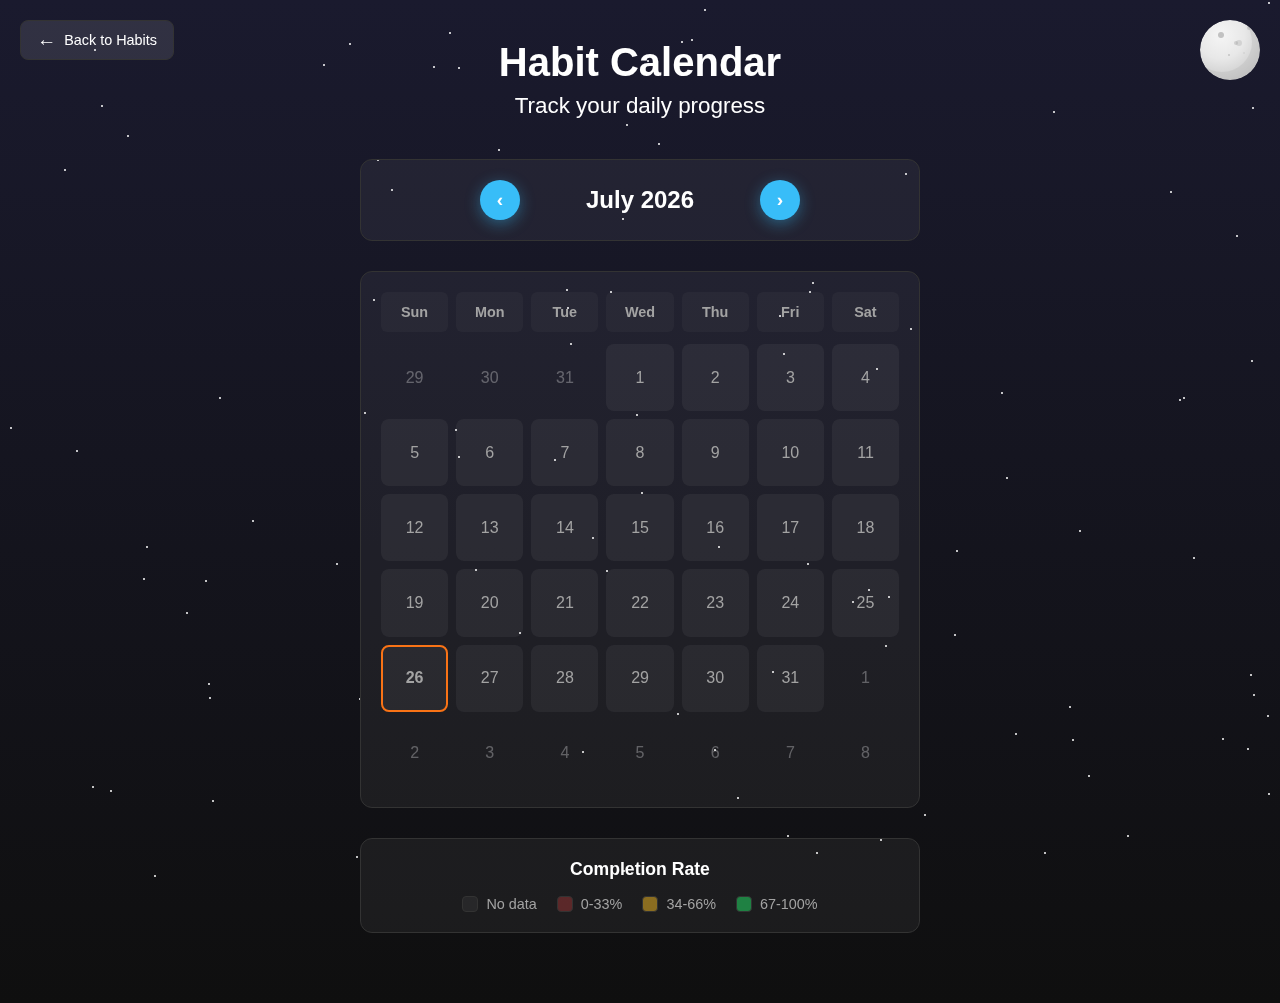
<file: calendar.html>
<!DOCTYPE html>
<html lang="en">
   <head>
      <meta charset="UTF-8" />
      <meta name="viewport" content="width=device-width, initial-scale=1.0"/>
      <title>Curtain - Habit Calendar</title>
      <link rel="stylesheet" href="css/base.css">
      <link rel="stylesheet" href="css/calendar.css">
      <script src="js/theme-registry.js"></script>
      <script src="js/theme-engine.js"></script>
      <script src="js/calendar.js"></script>
      <!-- Theme Plugins -->
      <script src="themes/starry-night.js"></script>
      <script src="themes/cloudy-day.js"></script>
      <script src="themes/ocean.js"></script>
      <script src="themes/forest.js"></script>
      <script src="themes/cherry-blossom.js"></script>
      <script src="themes/snow.js"></script>
      <script src="themes/rain.js"></script>
      <script src="themes/manga.js"></script>
      <style>
         /* Theme-specific visibility rules - dynamically managed by theme engine */
         .starry-night .sun, .starry-night .bubble-icon, .starry-night .leaf-icon, .starry-night .petal-icon, .starry-night .snowflake-icon, .starry-night .raindrop-icon { display: none; }
         .starry-night .moon { display: block; }
         .starry-night .clouds, .starry-night .waves, .starry-night .leaves, .starry-night .petals, .starry-night .snowflakes, .starry-night .raindrops { display: none; }
         .starry-night .stars { display: block; }
         
         .cloudy-day .moon, .cloudy-day .bubble-icon, .cloudy-day .leaf-icon, .cloudy-day .petal-icon, .cloudy-day .snowflake-icon, .cloudy-day .raindrop-icon { display: none; }
         .cloudy-day .sun { display: block; }
         .cloudy-day .stars, .cloudy-day .waves, .cloudy-day .leaves, .cloudy-day .petals, .cloudy-day .snowflakes, .cloudy-day .raindrops { display: none; }
         .cloudy-day .clouds { display: block; }
         
         .ocean .sun, .ocean .moon, .ocean .leaf-icon, .ocean .petal-icon, .ocean .snowflake-icon, .ocean .raindrop-icon { display: none; }
         .ocean .bubble-icon { display: block; }
         .ocean .stars, .ocean .clouds, .ocean .leaves, .ocean .petals, .ocean .snowflakes, .ocean .raindrops { display: none; }
         .ocean .waves { display: block; }
         
         .forest .sun, .forest .moon, .forest .bubble-icon, .forest .petal-icon, .forest .snowflake-icon, .forest .raindrop-icon { display: none; }
         .forest .leaf-icon { display: block; }
         .forest .stars, .forest .clouds, .forest .waves, .forest .petals, .forest .snowflakes, .forest .raindrops { display: none; }
         .forest .leaves { display: block; }
         
         .cherry-blossom .sun, .cherry-blossom .moon, .cherry-blossom .bubble-icon, .cherry-blossom .leaf-icon, .cherry-blossom .snowflake-icon, .cherry-blossom .raindrop-icon { display: none; }
         .cherry-blossom .petal-icon { display: block; }
         .cherry-blossom .stars, .cherry-blossom .clouds, .cherry-blossom .waves, .cherry-blossom .leaves, .cherry-blossom .snowflakes, .cherry-blossom .raindrops { display: none; }
         .cherry-blossom .petals { display: block; }
         
         .snow .sun, .snow .moon, .snow .bubble-icon, .snow .leaf-icon, .snow .petal-icon, .snow .raindrop-icon { display: none; }
         .snow .snowflake-icon { display: block; }
         .snow .stars, .snow .clouds, .snow .waves, .snow .leaves, .snow .petals, .snow .raindrops { display: none; }
         .snow .snowflakes { display: block; }
         
         .rain .sun, .rain .moon, .rain .bubble-icon, .rain .leaf-icon, .rain .petal-icon, .rain .snowflake-icon { display: none; }
         .rain .raindrop-icon { display: block; }
         .rain .stars, .rain .clouds, .rain .waves, .rain .leaves, .rain .petals, .rain .snowflakes { display: none; }
         .rain .raindrops { display: block; }
         
         .manga .sun, .manga .moon, .manga .bubble-icon, .manga .leaf-icon, .manga .petal-icon, .manga .snowflake-icon, .manga .raindrop-icon { display: none; }
         .manga .book-icon { display: block; }
         .manga .stars, .manga .clouds, .manga .waves, .manga .leaves, .manga .petals, .manga .snowflakes, .manga .raindrops { display: none; }
         .manga .panels { display: block; }
      </style>
   </head>
   <body class="starry-night">
      <!-- Background Elements -->
      <div class="stars" id="stars"></div>
      <div class="clouds" id="clouds"></div>
      <div class="waves" id="waves"></div>
      <div class="leaves" id="leaves"></div>
      <div class="petals" id="petals"></div>
      <div class="snowflakes" id="snowflakes"></div>
      <div class="raindrops" id="raindrops"></div>
      <div class="panels" id="panels"></div>
      
      <!-- Header Elements -->
      <div class="top-left-info">
         <div class="back-button" onclick="goHome()">
            <span class="back-arrow">←</span>
            <span class="back-text">Back to Habits</span>
         </div>
      </div>
      
      <div class="top-right-info">
         <div class="theme-dropdown" id="theme-dropdown">
            <button class="theme-dropdown-toggle" onclick="toggleThemeDropdown()" id="theme-dropdown-toggle">
               <div class="current-theme-icon">
                  <div class="sun"></div>
                  <div class="moon"></div>
                  <div class="bubble-icon"></div>
                  <div class="leaf-icon"></div>
                  <div class="petal-icon"></div>
                  <div class="snowflake-icon"></div>
                  <div class="raindrop-icon"></div>
                  <div class="book-icon"></div>
               </div>
               <span class="dropdown-arrow">▼</span>
            </button>
            <div class="theme-dropdown-menu" id="theme-dropdown-menu">
               <div class="theme-dropdown-option" data-theme="starry-night">
                  <div class="theme-preview starry-night-preview"></div>
                  <span class="theme-name">Starry</span>
               </div>
               <div class="theme-dropdown-option" data-theme="cloudy-day">
                  <div class="theme-preview cloudy-day-preview"></div>
                  <span class="theme-name">Cloudy</span>
               </div>
               <div class="theme-dropdown-option" data-theme="ocean">
                  <div class="theme-preview ocean-preview"></div>
                  <span class="theme-name">Ocean</span>
               </div>
               <div class="theme-dropdown-option" data-theme="forest">
                  <div class="theme-preview forest-preview"></div>
                  <span class="theme-name">Forest</span>
               </div>
               <div class="theme-dropdown-option" data-theme="cherry-blossom">
                  <div class="theme-preview cherry-blossom-preview"></div>
                  <span class="theme-name">Cherry</span>
               </div>
               <div class="theme-dropdown-option" data-theme="snow">
                  <div class="theme-preview snow-preview"></div>
                  <span class="theme-name">Snow</span>
               </div>
               <div class="theme-dropdown-option" data-theme="rain">
                  <div class="theme-preview rain-preview"></div>
                  <span class="theme-name">Rain</span>
               </div>
               <div class="theme-dropdown-option" data-theme="manga">
                  <div class="theme-preview manga-preview"></div>
                  <span class="theme-name">Manga</span>
               </div>
            </div>
         </div>
      </div>

      <div class="container">
         <div class="header">
            <h1>Habit Calendar</h1>
            <h2>Track your daily progress</h2>
         </div>

         <!-- Calendar Navigation -->
         <div class="calendar-nav">
            <button class="nav-btn" onclick="changeMonth(-1)" id="prev-month">‹</button>
            <div class="month-year" id="month-year"></div>
            <button class="nav-btn" onclick="changeMonth(1)" id="next-month">›</button>
         </div>

         <!-- Calendar Grid -->
         <div class="calendar-container">
            <div class="calendar-weekdays">
               <div class="weekday">Sun</div>
               <div class="weekday">Mon</div>
               <div class="weekday">Tue</div>
               <div class="weekday">Wed</div>
               <div class="weekday">Thu</div>
               <div class="weekday">Fri</div>
               <div class="weekday">Sat</div>
            </div>
            <div class="calendar-grid" id="calendar-grid">
               <!-- Calendar days will be generated here -->
            </div>
         </div>

         <!-- Legend -->
         <div class="legend">
            <div class="legend-title">Completion Rate</div>
            <div class="legend-items">
               <div class="legend-item">
                  <div class="legend-color" data-level="none"></div>
                  <span>No data</span>
               </div>
               <div class="legend-item">
                  <div class="legend-color" data-level="low"></div>
                  <span>0-33%</span>
               </div>
               <div class="legend-item">
                  <div class="legend-color" data-level="medium"></div>
                  <span>34-66%</span>
               </div>
               <div class="legend-item">
                  <div class="legend-color" data-level="high"></div>
                  <span>67-100%</span>
               </div>
            </div>
         </div>
      </div>

      <!-- Day Details Modal -->
      <div class="modal-overlay" id="day-details-modal">
         <div class="modal day-details-modal">
            <div class="modal-header">
               <h3 id="day-details-date"></h3>
               <button class="close-btn" onclick="closeDayDetails()">×</button>
            </div>
            <div class="modal-content">
               <div class="completion-summary" id="completion-summary"></div>
               <div class="habits-breakdown" id="habits-breakdown"></div>
            </div>
         </div>
      </div>

      <!-- Tooltip -->
      <div class="tooltip" id="tooltip">
         <div class="tooltip-content" id="tooltip-content"></div>
      </div>
   </body>
</html>
</file>
<file: css/base.css>
/**
 * Base CSS - Theme-agnostic styles and CSS custom properties
 */

/* CSS Custom Properties for Dynamic Theming */
:root {
  /* Theme colors - will be overridden by theme engine */
  --theme-primary: #38bdf8;
  --theme-secondary: #0ea5e9;
  --theme-text: #ffffff;
  --theme-textSecondary: #a3a3a3;
  --theme-accent: #f97316;
  --theme-streak-background: rgba(249, 115, 22, 0.1);
  --theme-success: #22c55e;
  --theme-danger: #dc2626;
  --theme-warning: #f59e0b;
  --theme-info: #3b82f6;
  
  /* Typography */
  --theme-typography-fontFamily: -apple-system, BlinkMacSystemFont, 'Segoe UI', Roboto, sans-serif;
  --theme-typography-fontWeight: 400;
  --theme-typography-headingWeight: 700;
  
  /* Borders */
  --theme-border-width: 1px;
  --theme-border-style: solid;
  --theme-border-radius: 8px;
  --theme-border-color: #333333;
  
  /* Shadows */
  --theme-shadow-primary: 0 4px 15px rgba(56, 189, 248, 0.4);
  --theme-shadow-secondary: 0 2px 8px rgba(0, 0, 0, 0.1);
  --theme-shadow-hover: 0 6px 20px rgba(56, 189, 248, 0.6);
  
  /* Background */
  --theme-background: linear-gradient(to top, #0f0f0f, #1a1a2e);
}

/* Base Reset */
* { 
  margin: 0; 
  padding: 0; 
  box-sizing: border-box; 
}

/* Body Base Styles */
body {
  font-family: var(--theme-typography-fontFamily);
  font-weight: var(--theme-typography-fontWeight);
  min-height: 100vh;
  padding: 20px;
  transition: background 0.5s, color 0.5s;
  position: relative;
  overflow-x: hidden;
  background: var(--theme-background);
  color: var(--theme-text);
}

/* Background Layers */
.stars, .clouds, .waves, .leaves, .petals, .snowflakes, .raindrops {
  position: fixed;
  top: 0; 
  left: 0;
  width: 100%; 
  height: 100%;
  pointer-events: none;
  overflow: hidden;
  z-index: 0;
}

/* Stars */
.star {
  position: absolute;
  width: 2px; 
  height: 2px;
  background: white;
  border-radius: 50%;
  animation: twinkle 2s infinite alternate;
}

@keyframes twinkle {
  from { opacity: 0.2; }
  to { opacity: 1; }
}

/* Clouds */
.cloud {
  position: absolute;
  background: #fff;
  background: rgba(255,255,255,0.9);
  border-radius: 50%;
  animation: float 60s linear infinite;
}

@keyframes float {
  from { transform: translateX(-200px); }
  to { transform: translateX(100vw); }
}

.cloud::before, .cloud::after {
  content: '';
  position: absolute;
  background: inherit;
  border-radius: 50%;
}

.cloud::before {
  width: 100%; 
  height: 100%;
  top: -20px; 
  left: 20px;
}

.cloud::after {
  width: 60%; 
  height: 60%;
  top: 10px; 
  left: -30px;
}

/* Waves */
.wave {
  position: absolute;
  bottom: 0;
  left: 0;
  width: 200%;
  height: 100px;
  background: linear-gradient(90deg, transparent, rgba(6, 182, 212, 0.2), transparent);
  border-radius: 50%;
  animation: wave-motion 12s ease-in-out infinite;
}

.wave:nth-child(2) {
  animation-delay: -4s;
  height: 80px;
  opacity: 0.6;
}

.wave:nth-child(3) {
  animation-delay: -8s;
  height: 60px;
  opacity: 0.4;
}

@keyframes wave-motion {
  0%, 100% { transform: translateX(-50%) translateY(0px); }
  50% { transform: translateX(-50%) translateY(-15px); }
}

/* Bubbles */
.bubble {
  position: absolute;
  border-radius: 50%;
  background: rgba(236, 254, 255, 0.6);
  animation: bubble-rise 6s linear infinite;
}

@keyframes bubble-rise {
  0% { transform: translateY(0) scale(0); opacity: 0; }
  10% { opacity: 1; }
  90% { opacity: 1; }
  100% { transform: translateY(-100vh) scale(1); opacity: 0; }
}

/* Leaves */
.leaf {
  position: absolute;
  width: 12px;
  height: 12px;
  background: #22c55e;
  border-radius: 0 100% 0 100%;
  animation: leaf-fall 8s linear infinite;
}

.leaf:nth-child(2n) { background: #16a34a; }
.leaf:nth-child(3n) { background: #15803d; }

@keyframes leaf-fall {
  0% { transform: translateY(0) rotate(0deg); opacity: 1; }
  100% { transform: translateY(100vh) rotate(360deg); opacity: 0; }
}

/* Petals */
.petal {
  position: absolute;
  width: 8px;
  height: 8px;
  background: #ec4899;
  border-radius: 50% 0 50% 0;
  animation: petal-fall 10s linear infinite;
}

.petal:nth-child(2n) { background: #db2777; }
.petal:nth-child(3n) { background: #be185d; }

@keyframes petal-fall {
  0% { transform: translateY(0) rotate(0deg) scale(1); opacity: 1; }
  50% { transform: translateY(50vh) rotate(180deg) scale(0.8); }
  100% { transform: translateY(100vh) rotate(360deg) scale(0.6); opacity: 0; }
}

/* Snowflakes */
.snowflake {
  position: absolute;
  color: #ffffff;
  font-size: 1em;
  animation: snowfall 10s linear infinite;
  text-shadow: 0 0 3px rgba(14, 165, 233, 0.5);
}

.snowflake:nth-child(2n) { font-size: 0.8em; animation-duration: 12s; }
.snowflake:nth-child(3n) { font-size: 1.2em; animation-duration: 8s; }
.snowflake:nth-child(4n) { font-size: 0.6em; animation-duration: 14s; }

@keyframes snowfall {
  0% { transform: translateY(0) translateX(0) rotate(0deg); opacity: 1; }
  100% { transform: translateY(100vh) translateX(100px) rotate(360deg); opacity: 0; }
}

/* Raindrops */
.raindrop {
  position: absolute;
  width: 2px;
  height: 15px;
  background: linear-gradient(to bottom, transparent, #3b82f6, transparent);
  border-radius: 0 0 50% 50%;
  animation: rainfall 1s linear infinite;
}

.raindrop:nth-child(2n) { height: 12px; animation-duration: 0.8s; }
.raindrop:nth-child(3n) { height: 18px; animation-duration: 1.2s; }

@keyframes rainfall {
  0% { transform: translateY(-20px) translateX(0); opacity: 0; }
  10% { opacity: 1; }
  90% { opacity: 1; }
  100% { transform: translateY(100vh) translateX(-50px); opacity: 0; }
}

/* Content container */
.container {
  position: relative;
  z-index: 1;
  max-width: 600px;
  margin: 0 auto;
  padding: 20px;
}

/* Header */
.header { 
  text-align: center; 
  margin-bottom: 40px; 
}

.header h1 { 
  font-size: 2.5rem; 
  font-weight: var(--theme-typography-headingWeight); 
  margin-bottom: 4px;
  color: var(--theme-text);
}

.header h2 { 
  font-size: 1.4rem; 
  font-weight: 500; 
  margin-bottom: 16px; 
  margin-top: 8px;
  color: var(--theme-text);
}

.header p { 
  font-size: 1.1rem; 
  opacity: 0.8; 
  margin-bottom: 20px;
  color: var(--theme-textSecondary);
}

.daily-quote {
  font-style: italic;
  font-size: 0.95rem;
  opacity: 0.7;
  max-width: 400px;
  margin: 0 auto;
  line-height: 1.4;
  color: var(--theme-textSecondary);
}

.quote-text {
  display: block;
  margin-bottom: 4px;
}

.quote-author {
  font-size: 0.85rem;
  opacity: 0.6;
}

/* Theme Toggle */
.theme-toggle {
  position: absolute;
  top: 20px;
  right: 20px;
  width: 60px;
  height: 60px;
  border: none;
  border-radius: 50%;
  cursor: pointer;
  z-index: 2;
  transition: all 0.5s ease;
  overflow: hidden;
}

.theme-toggle:hover {
  transform: scale(1.1);
}

/* Theme Dropdown */
.theme-dropdown {
  position: relative;
}

.theme-dropdown-toggle {
  width: 60px;
  height: 60px;
  border: none;
  border-radius: 50%;
  cursor: pointer;
  z-index: 2;
  transition: all 0.3s ease;
  overflow: hidden;
  background: transparent;
  display: flex;
  align-items: center;
  justify-content: center;
  position: relative;
}

.theme-dropdown-toggle:hover {
  transform: scale(1.1);
}

.current-theme-icon {
  width: 100%;
  height: 100%;
  position: relative;
}

.dropdown-arrow {
  position: absolute;
  bottom: 2px;
  right: 2px;
  font-size: 8px;
  opacity: 0.7;
  transition: transform 0.3s ease;
  color: var(--theme-text);
}

.theme-dropdown.open .dropdown-arrow {
  transform: rotate(180deg);
}

.theme-dropdown-menu {
  position: absolute;
  top: 70px;
  right: 0;
  min-width: 200px;
  border-radius: 12px;
  padding: 8px;
  box-shadow: 0 8px 32px rgba(0, 0, 0, 0.3);
  backdrop-filter: blur(15px);
  background: rgba(0, 0, 0, 0.8);
  border: 1px solid var(--theme-border-color);
  opacity: 0;
  visibility: hidden;
  transform: translateY(-10px);
  transition: all 0.3s ease;
  z-index: 1000;
}

.theme-dropdown.open .theme-dropdown-menu {
  opacity: 1;
  visibility: visible;
  transform: translateY(0);
}

.theme-dropdown-option {
  display: flex;
  align-items: center;
  gap: 12px;
  padding: 12px;
  border-radius: 8px;
  cursor: pointer;
  transition: all 0.2s ease;
  border: 2px solid transparent;
  color: var(--theme-theme-dropdown-option-text);
  background: rgba(255, 255, 255, 0.05);
}

.theme-dropdown-option:hover {
  transform: translateX(4px);
  background: rgba(255, 255, 255, 0.1);
}

.theme-dropdown-option.active {
  border-color: var(--theme-primary);
}

.theme-dropdown-option .theme-preview {
  width: 24px;
  height: 24px;
  flex-shrink: 0;
  border-radius: 50%;
}

.theme-dropdown-option .theme-name {
  font-size: 0.9rem;
  font-weight: 500;
}

/* Top Info Areas */
.top-left-info {
  position: absolute;
  top: 20px;
  left: 20px;
  display: flex;
  align-items: center;
  gap: 15px;
  z-index: 2;
}

.top-right-info {
  position: absolute;
  top: 20px;
  right: 20px;
  display: flex;
  align-items: center;
  gap: 15px;
  z-index: 2;
}

/* Mobile Header */
.mobile-header {
  display: none;
}

.date-info {
  padding: 8px 16px;
  border-radius: var(--theme-border-radius);
  font-size: 0.9rem;
  font-weight: 500;
  transition: all 0.5s ease;
  cursor: pointer;
  background: rgba(255, 255, 255, 0.1);
  border: 1px solid var(--theme-border-color);
}

.date-info:hover {
  background: rgba(255, 255, 255, 0.15);
  transform: translateY(-1px);
  box-shadow: var(--theme-shadow-secondary);
}

/* Theme Icons */
.sun {
  width: 100%;
  height: 100%;
  border-radius: 50%;
  background: radial-gradient(circle at 30% 30%, #fff9c4, #ffeb3b 40%, #ff9800 70%, #f57c00);
  position: relative;
  box-shadow: 0 0 30px rgba(255, 193, 7, 0.8), 0 0 60px rgba(255, 193, 7, 0.4);
}

.sun::before {
  content: '';
  position: absolute;
  top: 15%;
  left: 25%;
  width: 8px;
  height: 8px;
  border-radius: 50%;
  background: rgba(255, 255, 255, 0.8);
  box-shadow: 
    12px 5px 0 -2px rgba(255, 255, 255, 0.6),
    8px 15px 0 -3px rgba(255, 255, 255, 0.4);
}

.sun::after {
  content: '';
  position: absolute;
  top: -10px;
  left: -10px;
  right: -10px;
  bottom: -10px;
  border-radius: 50%;
  background: conic-gradient(
    transparent 0deg,
    rgba(255, 193, 7, 0.3) 20deg,
    transparent 40deg,
    rgba(255, 193, 7, 0.3) 60deg,
    transparent 80deg,
    rgba(255, 193, 7, 0.3) 100deg,
    transparent 120deg,
    rgba(255, 193, 7, 0.3) 140deg,
    transparent 160deg,
    rgba(255, 193, 7, 0.3) 180deg,
    transparent 200deg,
    rgba(255, 193, 7, 0.3) 220deg,
    transparent 240deg,
    rgba(255, 193, 7, 0.3) 260deg,
    transparent 280deg,
    rgba(255, 193, 7, 0.3) 300deg,
    transparent 320deg,
    rgba(255, 193, 7, 0.3) 340deg,
    transparent 360deg
  );
  animation: rotate 20s linear infinite;
  z-index: -1;
}

.moon {
  width: 100%;
  height: 100%;
  border-radius: 50%;
  background: radial-gradient(circle at 35% 25%, #f5f5f5, #e8e8e8 40%, #d0d0d0 70%, #b8b8b8);
  position: relative;
  box-shadow: 0 0 20px rgba(245, 245, 245, 0.6), inset -8px -8px 0 rgba(180, 180, 180, 0.3);
}

.moon::before {
  content: '';
  position: absolute;
  top: 20%;
  left: 30%;
  width: 6px;
  height: 6px;
  border-radius: 50%;
  background: rgba(160, 160, 160, 0.6);
  box-shadow: 
    15px 8px 0 -1px rgba(160, 160, 160, 0.4),
    8px 20px 0 -2px rgba(160, 160, 160, 0.5),
    25px 25px 0 -3px rgba(160, 160, 160, 0.3);
}

.moon::after {
  content: '';
  position: absolute;
  top: 10%;
  right: 15%;
  width: 4px;
  height: 4px;
  border-radius: 50%;
  background: rgba(160, 160, 160, 0.4);
  box-shadow: 
    -10px 15px 0 1px rgba(160, 160, 160, 0.3),
    -5px 25px 0 -1px rgba(160, 160, 160, 0.2);
}

.bubble-icon {
  width: 100%;
  height: 100%;
  border-radius: 50%;
  background: radial-gradient(circle at 25% 25%, rgba(255, 255, 255, 0.9), rgba(255, 255, 255, 0.3) 30%, rgba(6, 182, 212, 0.8) 70%, rgba(14, 116, 144, 0.9));
  position: relative;
  box-shadow: 0 0 15px rgba(6, 182, 212, 0.4), inset -5px -5px 10px rgba(14, 116, 144, 0.3);
  border: 2px solid rgba(255, 255, 255, 0.3);
}

.bubble-icon::before {
  content: '';
  position: absolute;
  top: 15%;
  left: 20%;
  width: 12px;
  height: 8px;
  border-radius: 50%;
  background: rgba(255, 255, 255, 0.9);
  box-shadow: 
    18px 8px 0 -4px rgba(255, 255, 255, 0.7),
    6px 25px 0 -6px rgba(255, 255, 255, 0.5);
}

.bubble-icon::after {
  content: '';
  position: absolute;
  top: 60%;
  right: 20%;
  width: 4px;
  height: 4px;
  border-radius: 50%;
  background: rgba(255, 255, 255, 0.6);
}

.leaf-icon {
  width: 100%;
  height: 100%;
  border-radius: 50%;
  background: radial-gradient(circle at 30% 30%, #dcfce7, #22c55e 40%, #16a34a 70%, #15803d);
  position: relative;
  box-shadow: 0 0 20px rgba(34, 197, 94, 0.6);
}

.leaf-icon::before {
  content: '';
  position: absolute;
  top: 25%;
  left: 25%;
  width: 12px;
  height: 12px;
  background: rgba(255, 255, 255, 0.9);
  border-radius: 0 100% 0 100%;
  box-shadow: 
    15px 8px 0 -2px rgba(255, 255, 255, 0.7),
    8px 18px 0 -3px rgba(255, 255, 255, 0.5);
}

.petal-icon {
  width: 100%;
  height: 100%;
  border-radius: 50%;
  background: radial-gradient(circle at 30% 30%, #fdf2f8, #ec4899 40%, #db2777 70%, #be185d);
  position: relative;
  box-shadow: 0 0 20px rgba(236, 72, 153, 0.6);
}

.petal-icon::before {
  content: '';
  position: absolute;
  top: 22%;
  left: 28%;
  width: 8px;
  height: 8px;
  background: rgba(255, 255, 255, 0.9);
  border-radius: 50% 0 50% 0;
  box-shadow: 
    12px 6px 0 -1px rgba(255, 255, 255, 0.7),
    6px 15px 0 -2px rgba(255, 255, 255, 0.5),
    18px 18px 0 -3px rgba(255, 255, 255, 0.4);
}

.snowflake-icon {
  width: 100%;
  height: 100%;
  border-radius: 50%;
  background: radial-gradient(circle at 30% 30%, #ffffff, #f0f9ff 40%, #dbeafe 70%, #bfdbfe);
  position: relative;
  box-shadow: 0 0 20px rgba(14, 165, 233, 0.3), inset -4px -4px 8px rgba(59, 130, 246, 0.2);
  border: 2px solid rgba(255, 255, 255, 0.8);
}

.snowflake-icon::before {
  content: '';
  position: absolute;
  top: 25%;
  left: 30%;
  width: 6px;
  height: 6px;
  border-radius: 50%;
  background: rgba(59, 130, 246, 0.3);
  box-shadow: 
    12px 8px 0 -1px rgba(59, 130, 246, 0.2),
    6px 18px 0 -2px rgba(59, 130, 246, 0.25),
    18px 20px 0 -3px rgba(59, 130, 246, 0.15);
}

.snowflake-icon::after {
  content: '';
  position: absolute;
  top: 15%;
  left: 20%;
  width: 10px;
  height: 8px;
  border-radius: 50%;
  background: rgba(255, 255, 255, 0.9);
  box-shadow: 
    15px 12px 0 -2px rgba(255, 255, 255, 0.7);
}

.raindrop-icon {
  width: 100%;
  height: 100%;
  border-radius: 50%;
  background: radial-gradient(circle at 25% 25%, rgba(147, 197, 253, 0.9), rgba(59, 130, 246, 0.8) 30%, rgba(29, 78, 216, 0.9) 70%, rgba(30, 58, 138, 0.95));
  position: relative;
  box-shadow: 0 0 15px rgba(59, 130, 246, 0.5), inset -3px -3px 6px rgba(29, 78, 216, 0.3);
  border: 2px solid rgba(147, 197, 253, 0.4);
  overflow: hidden;
}

.raindrop-icon::before {
  content: '';
  position: absolute;
  top: 20%;
  left: 25%;
  width: 12px;
  height: 10px;
  border-radius: 50%;
  background: rgba(255, 255, 255, 0.8);
  box-shadow: 
    15px 8px 0 -3px rgba(255, 255, 255, 0.6),
    8px 20px 0 -4px rgba(255, 255, 255, 0.4);
}

.raindrop-icon::after {
  content: '';
  position: absolute;
  top: 60%;
  right: 20%;
  width: 6px;
  height: 6px;
  border-radius: 50%;
  background: rgba(255, 255, 255, 0.5);
  box-shadow: 
    -8px -8px 0 -1px rgba(255, 255, 255, 0.3);
}

@keyframes rotate {
  from { transform: rotate(0deg); }
  to { transform: rotate(360deg); }
}

/* Theme Preview Styles */
.theme-preview {
  border-radius: 50%;
  position: relative;
  overflow: hidden;
}

.starry-night-preview {
  background: linear-gradient(135deg, #0f0f0f, #1a1a2e);
}

.starry-night-preview::after {
  content: '✨';
  position: absolute;
  top: 50%;
  left: 50%;
  transform: translate(-50%, -50%);
  font-size: 16px;
}

.cloudy-day-preview {
  background: linear-gradient(135deg, #87ceeb, #fdfdfd);
}

.cloudy-day-preview::after {
  content: '☀️';
  position: absolute;
  top: 50%;
  left: 50%;
  transform: translate(-50%, -50%);
  font-size: 16px;
}

.ocean-preview {
  background: linear-gradient(135deg, #1e3a8a, #0c4a6e);
}

.ocean-preview::after {
  content: '🌊';
  position: absolute;
  top: 50%;
  left: 50%;
  transform: translate(-50%, -50%);
  font-size: 16px;
}

.forest-preview {
  background: linear-gradient(135deg, #064e3b, #166534);
}

.forest-preview::after {
  content: '🌲';
  position: absolute;
  top: 50%;
  left: 50%;
  transform: translate(-50%, -50%);
  font-size: 16px;
}

.cherry-blossom-preview {
  background: linear-gradient(135deg, #fdf2f8, #fce7f3);
}

.cherry-blossom-preview::after {
  content: '🌸';
  position: absolute;
  top: 50%;
  left: 50%;
  transform: translate(-50%, -50%);
  font-size: 16px;
}

.snow-preview {
  background: linear-gradient(135deg, #f0f9ff, #e0f2fe);
}

.snow-preview::after {
  content: '❄️';
  position: absolute;
  top: 50%;
  left: 50%;
  transform: translate(-50%, -50%);
  font-size: 16px;
}

.rain-preview {
  background: linear-gradient(135deg, #374151, #1f2937);
}

.rain-preview::after {
  content: '🌧️';
  position: absolute;
  top: 50%;
  left: 50%;
  transform: translate(-50%, -50%);
  font-size: 16px;
}

/* Components reused */
.date-display { 
  border-radius: 12px; 
  padding: 16px; 
  text-align: center; 
  margin-bottom: 30px; 
}

.date-display h2 { 
  font-size: 1.2rem; 
  font-weight: 600; 
}

.add-habit { 
  display: flex; 
  gap: 16px; 
  margin-bottom: 40px; 
  padding: 20px;
  border-radius: 12px;
  transition: all 0.3s ease;
}

.add-habit input { 
  flex: 1; 
  padding: 14px 18px; 
  border-radius: 10px; 
  font-size: 1rem; 
  border: 2px solid var(--theme-border-color); 
  transition: all 0.2s ease;
  background: transparent;
  color: var(--theme-text);
}

.add-habit input:focus {
  outline: none;
  transform: translateY(-1px);
  box-shadow: var(--theme-shadow-secondary);
  border-color: var(--theme-primary);
}

.add-habit input::placeholder {
  color: var(--theme-textSecondary);
  opacity: 0.7;
}

.add-btn { 
  padding: 12px 20px; 
  color: white; 
  border: none; 
  border-radius: 8px; 
  font-weight: 600; 
  cursor: pointer; 
  transition: all 0.3s ease;
  display: flex;
  align-items: center;
  gap: 8px;
  position: relative;
  overflow: hidden;
  background: var(--theme-primary);
  box-shadow: var(--theme-shadow-primary);
}

.add-btn:hover { 
  transform: translateY(-2px);
  box-shadow: var(--theme-shadow-hover);
}

.add-btn::before {
  content: '';
  width: 14px;
  height: 14px;
  background: 
    linear-gradient(white, white) center/2px 14px no-repeat,
    linear-gradient(white, white) center/14px 2px no-repeat;
}

.progress-section { 
  margin-bottom: 30px; 
}

.progress-bar { 
  width: 100%; 
  height: 8px; 
  border-radius: 4px; 
  overflow: hidden; 
  margin-bottom: 8px;
  background: var(--theme-textSecondary);
  opacity: 0.3;
}

.progress-fill { 
  height: 100%; 
  transition: width 0.3s ease; 
  width: 0%;
  background: var(--theme-primary);
}

.progress-text { 
  text-align: center; 
  font-size: 0.9rem; 
  margin-bottom: 8px;
  color: var(--theme-textSecondary);
}

.streak-counter { 
  font-size: 0.85rem; 
  font-weight: 600; 
  padding: 6px 12px;
  border-radius: 20px;
  transition: all 0.3s ease;
  white-space: nowrap;
  box-shadow: var(--theme-shadow-secondary);
  background: var(--theme-accent);
  color: white;
}

.action-buttons { 
  display: flex; 
  gap: 12px; 
}

.reset-btn, .delete-all-btn { 
  flex: 1;
  padding: 10px 16px; 
  border: none; 
  border-radius: 8px; 
  font-weight: 600; 
  cursor: pointer; 
  transition: all 0.2s;
  display: flex;
  align-items: center;
  justify-content: center;
  gap: 6px;
  font-size: 0.9rem;
}

.reset-btn { 
  background: #9ca3af; 
  color: white; 
}

.reset-btn:hover { 
  background: #6b7280; 
  transform: translateY(-1px);
  box-shadow: 0 4px 8px rgba(0, 0, 0, 0.2);
}

.delete-all-btn { 
  background: var(--theme-danger); 
  color: white; 
  opacity: 0.8;
}

.delete-all-btn:hover { 
  background: #b91c1c; 
  opacity: 1;
  transform: translateY(-1px);
}

.reset-btn::before {
  content: '';
  width: 12px;
  height: 12px;
  border: 2px solid currentColor;
  border-radius: 50%;
  border-top-color: transparent;
  border-right-color: transparent;
}

.delete-all-btn::before {
  content: '';
  width: 12px;
  height: 14px;
  background: 
    linear-gradient(currentColor, currentColor) center top/8px 2px no-repeat,
    linear-gradient(currentColor, currentColor) center/6px 10px no-repeat;
  background-position: center 1px, center 4px;
}

.habit-item { 
  display: flex; 
  align-items: center; 
  gap: 16px; 
  padding: 16px; 
  border-radius: 8px; 
  margin-bottom: 12px; 
  transition: all 0.2s;
  background: rgba(255, 255, 255, 0.05);
  border: 1px solid var(--theme-border-color);
  color: var(--theme-text);
}

.habit-checkbox { 
  width: 20px; 
  height: 20px; 
  border: 2px solid #666; 
  border-radius: 4px; 
  cursor: pointer; 
  display: flex; 
  align-items: center; 
  justify-content: center; 
  transition: all 0.2s; 
}

.habit-checkbox.checked { 
  background: var(--theme-success); 
  border-color: var(--theme-success); 
}

.habit-checkbox.checked::after { 
  content: '✓'; 
  color: white; 
  font-weight: bold; 
  font-size: 14px; 
}

.habit-text { 
  flex: 1; 
  font-size: 1rem;
  color: var(--theme-text);
}

.habit-streak {
  font-size: 0.8rem;
  font-weight: 700;
  color: rgb(255, 155, 61);
  margin-left: 12px;
  padding: 2px 6px;
  border-radius: 4px;
  background: var(--theme-streak-background);
}

.habit-item.completed .habit-text { 
  opacity: 0.5; 
  text-decoration: none; 
}

.delete-btn-container { 
  margin-left: 8px; 
}

.delete-btn { 
  background: none; 
  border: none; 
  cursor: pointer; 
  padding: 8px; 
  border-radius: 4px; 
  transition: all 0.2s;
  position: relative;
  width: 24px;
  height: 24px;
  display: flex;
  align-items: center;
  justify-content: center;
}

.delete-btn:hover { 
  background: rgba(239, 68, 68, 0.1); 
}

.delete-btn::before,
.delete-btn::after {
  content: '';
  position: absolute;
  width: 12px;
  height: 2px;
  background: #ef4444;
  border-radius: 1px;
}

.delete-btn::before { 
  transform: rotate(45deg); 
}

.delete-btn::after { 
  transform: rotate(-45deg); 
}

/* Bottom Actions */
.bottom-actions {
  display: flex;
  gap: 12px;
  justify-content: center;
  margin: 20px 0;
  padding: 0 20px;
}

.secondary-reset-btn, .secondary-delete-btn {
  padding: 8px 16px;
  border: 1px solid;
  border-radius: 6px;
  font-weight: 500;
  font-size: 0.85rem;
  cursor: pointer;
  transition: all 0.2s ease;
  background: transparent;
  min-width: 80px;
}

.secondary-reset-btn {
  color: #6b7280;
  border-color: #d1d5db;
}

.secondary-reset-btn:hover {
  background: #f9fafb;
  border-color: #9ca3af;
  color: #4b5563;
}

.secondary-delete-btn {
  color: var(--theme-danger);
  border-color: #fca5a5;
}

.secondary-delete-btn:hover {
  background: #fef2f2;
  border-color: var(--theme-danger);
  color: #b91c1c;
}

.empty-state { 
  text-align: center; 
  padding: 60px 20px; 
}

.empty-state h3 { 
  font-size: 1.5rem; 
  margin-bottom: 12px; 
  opacity: 0.8;
  color: var(--theme-text);
}

.empty-state p { 
  font-size: 1.1rem; 
  opacity: 0.6; 
  line-height: 1.6;
  color: var(--theme-textSecondary);
}

.empty-state .emoji { 
  font-size: 3rem; 
  margin-bottom: 20px; 
  display: block;
}

.footer-info {
  text-align: center;
  margin-top: 30px;
  padding: 20px;
  border-radius: 8px;
  font-size: 0.9rem;
  opacity: 0.8;
  line-height: 1.5;
}

.footer-info .reset-icon {
  display: inline-block;
  margin-right: 8px;
  font-size: 1.1rem;
}

.modal-overlay { 
  position: fixed; 
  top: 0; 
  left: 0; 
  right: 0; 
  bottom: 0; 
  background: rgba(0, 0, 0, 0.8); 
  display: flex; 
  align-items: center; 
  justify-content: center; 
  z-index: 1000; 
  opacity: 0; 
  visibility: hidden; 
  transition: all 0.3s ease; 
}

.modal-overlay.show { 
  opacity: 1; 
  visibility: visible; 
}

.modal { 
  border-radius: 12px; 
  padding: 24px; 
  max-width: 400px; 
  width: 90%; 
  transform: scale(0.9); 
  transition: transform 0.3s ease;
  background: rgba(255, 255, 255, 0.1);
  backdrop-filter: blur(10px);
  border: 1px solid var(--theme-border-color);
  color: var(--theme-text);
}

.modal-overlay.show .modal { 
  transform: scale(1); 
}

.modal h3 { 
  font-size: 1.2rem; 
  margin-bottom: 16px; 
  text-align: center;
  color: var(--theme-text);
}

.modal-buttons { 
  display: flex; 
  gap: 12px; 
  justify-content: center; 
}

.modal-btn { 
  padding: 10px 20px; 
  border: none; 
  border-radius: 6px; 
  font-weight: 600; 
  cursor: pointer; 
  transition: all 0.2s; 
  min-width: 80px; 
}

.modal-btn.cancel { 
  background: #6b7280; 
  color: #e5e5e5; 
}

.modal-btn.cancel:hover { 
  background: #4b5563; 
}

.modal-btn.confirm { 
  background: var(--theme-danger); 
  color: white; 
}

.modal-btn.confirm:hover { 
  background: #dc2626; 
}

.modal-btn.ok { 
  background: var(--theme-primary); 
  color: white; 
}

.modal-btn.ok:hover { 
  background: var(--theme-secondary); 
}

/* Completion Animation */
.completion-overlay {
  position: fixed;
  top: 0; 
  left: 0; 
  right: 0; 
  bottom: 0;
  background: rgba(0, 0, 0, 0.8);
  display: flex;
  align-items: center;
  justify-content: center;
  z-index: 2000;
  opacity: 0;
  visibility: hidden;
  transition: all 0.5s ease;
}

.completion-overlay.show {
  opacity: 1;
  visibility: visible;
}

.completion-content {
  text-align: center;
  padding: 40px;
  border-radius: 20px;
  box-shadow: 0 20px 40px rgba(0, 0, 0, 0.3);
  transform: scale(0.8);
  transition: transform 0.5s ease;
  z-index: 2001;
  backdrop-filter: blur(10px);
  background: rgba(255, 255, 255, 0.1);
  border: 1px solid var(--theme-border-color);
  color: var(--theme-text);
}

.completion-overlay.show .completion-content {
  transform: scale(1);
}

.completion-icon {
  font-size: 4rem;
  margin-bottom: 20px;
  animation: bounce 1s infinite alternate;
}

.completion-content h2 {
  font-size: 2rem;
  margin-bottom: 10px;
  color: var(--theme-primary);
}

.completion-content p {
  font-size: 1.1rem;
  margin-bottom: 0;
  color: var(--theme-textSecondary);
}

@keyframes bounce {
  from { transform: translateY(0); }
  to { transform: translateY(-10px); }
}

/* Confetti */
.confetti {
  position: absolute;
  top: 0; 
  left: 0; 
  right: 0; 
  bottom: 0;
  pointer-events: none;
  overflow: hidden;
}

.confetti-piece {
  position: absolute;
  width: 8px;
  height: 8px;
  background: var(--theme-primary);
  animation: confetti-fall 3s linear infinite;
}

.confetti-piece:nth-child(2n) { background: var(--theme-danger); }
.confetti-piece:nth-child(3n) { background: var(--theme-success); }
.confetti-piece:nth-child(4n) { background: var(--theme-info); }
.confetti-piece:nth-child(5n) { background: var(--theme-warning); }

@keyframes confetti-fall {
  0% { transform: translateY(-100vh) rotate(0deg); opacity: 1; }
  100% { transform: translateY(100vh) rotate(360deg); opacity: 0; }
}

/* Mobile Responsive Styles */
@media (max-width: 768px) {
  body {
    padding: 10px;
  }
  
  /* Mobile Header - DISABLED: Using desktop layout instead */
  .mobile-header {
    display: none !important;
  }
  
  /* Mobile header sections removed - no longer needed */
  
  /* Mobile: Refined header layout for better hierarchy */
  .top-left-info {
    top: 15px;
    left: 15px;
    right: 60px; /* Leave space for theme button */
    display: flex;
    justify-content: flex-start;
  }
  
  .top-right-info {
    top: 15px;
    right: 15px;
    left: auto;
  }
  
  .container {
    padding: 15px;
    padding-top: 70px; /* Space for refined header layout */
    max-width: 100%;
  }
  
  /* Header text */
  .header h1 {
    font-size: 2rem;
  }
  
  .header h2 {
    font-size: 1.2rem;
  }
  
  .header p {
    font-size: 1rem;
  }
  
  .daily-quote {
    font-size: 0.85rem;
    max-width: 100%;
  }
  
  /* Mobile adjustments for desktop header elements */
  .date-info {
    font-size: 0.7rem;
    padding: 4px 8px;
    border-radius: 6px;
    white-space: nowrap;
    opacity: 0.8;
    font-weight: 400;
  }
  
  .streak-counter {
    font-size: 0.75rem;
    padding: 4px 8px;
    border-radius: 12px;
    white-space: nowrap;
  }
  
  .theme-dropdown-toggle {
    width: 36px;
    height: 36px;
    box-shadow: 0 2px 8px rgba(0, 0, 0, 0.15);
  }
  
  .theme-dropdown-toggle:hover {
    transform: scale(1.05);
    box-shadow: 0 4px 12px rgba(0, 0, 0, 0.2);
  }
  
  .theme-dropdown-menu {
    min-width: 180px;
    right: 0;
    background: rgba(0, 0, 0, 0.9);
    backdrop-filter: blur(20px);
    box-shadow: 0 8px 32px rgba(0, 0, 0, 0.4);
  }
  
  .theme-dropdown-option {
    padding: 8px;
  }
  
  .theme-dropdown-option .theme-preview {
    width: 20px;
    height: 20px;
  }
  
  .theme-dropdown-option .theme-name {
    font-size: 0.8rem;
  }
  
  /* Add habit section */
  .add-habit {
    flex-direction: column;
    gap: 12px;
    padding: 16px;
  }
  
  .add-habit input {
    width: 100%;
    padding: 12px 16px;
    font-size: 0.9rem;
  }
  
  .add-btn {
    width: 100%;
    padding: 12px;
    justify-content: center;
  }
  
  /* Progress section */
  .progress-section {
    margin-bottom: 20px;
  }
  
  .progress-text {
    font-size: 0.85rem;
  }
  
  /* Habit items */
  .habit-item {
    padding: 12px;
    margin-bottom: 8px;
  }
  
  .habit-text {
    font-size: 0.9rem;
  }
  
  .habit-checkbox {
    width: 18px;
    height: 18px;
  }
  
  .delete-btn {
    width: 20px;
    height: 20px;
  }
  
  /* Bottom actions */
  .bottom-actions {
    flex-direction: column;
    gap: 8px;
    padding: 0 10px;
  }
  
  .secondary-reset-btn, .secondary-delete-btn {
    width: 100%;
    padding: 10px;
    font-size: 0.85rem;
  }
  
  /* Footer */
  .footer-info {
    font-size: 0.8rem;
    padding: 16px;
    margin-top: 20px;
  }
  
  /* Modals */
  .modal {
    width: 95%;
    max-width: 350px;
    padding: 20px;
  }
  
  .modal h3 {
    font-size: 1.1rem;
  }
  
  .modal-btn {
    padding: 8px 16px;
    font-size: 0.9rem;
  }
  
  /* Completion overlay */
  .completion-content {
    padding: 30px 20px;
    width: 90%;
    max-width: 350px;
  }
  
  .completion-icon {
    font-size: 3rem;
  }
  
  .completion-content h2 {
    font-size: 1.5rem;
  }
  
  .completion-content p {
    font-size: 1rem;
  }
  
  /* Empty state */
  .empty-state {
    padding: 40px 15px;
  }
  
  .empty-state h3 {
    font-size: 1.3rem;
  }
  
  .empty-state p {
    font-size: 1rem;
  }
  
  .empty-state .emoji {
    font-size: 2.5rem;
  }
}

/* Extra small screens */
@media (max-width: 480px) {
  .header h1 {
    font-size: 1.8rem;
  }
  
  .header h2 {
    font-size: 1.1rem;
  }
  
  .daily-quote {
    font-size: 0.8rem;
  }
  
  .theme-dropdown-toggle {
    width: 40px;
    height: 40px;
  }
  
  .completion-content {
    padding: 25px 15px;
  }
  
  .completion-icon {
    font-size: 2.5rem;
  }
  
  .completion-content h2 {
    font-size: 1.3rem;
  }
}
</file>
<file: css/calendar.css>
/**
 * Calendar Page Styles - Theme-aware styling for the habit calendar
 */

/* Back Button */
.back-button {
  display: flex;
  align-items: center;
  gap: 8px;
  padding: 8px 16px;
  border-radius: var(--theme-border-radius);
  cursor: pointer;
  transition: all 0.3s ease;
  color: var(--theme-text);
  background: rgba(255, 255, 255, 0.1);
  border: 1px solid var(--theme-border-color);
  font-size: 0.9rem;
  font-weight: 500;
}

.back-button:hover {
  background: rgba(255, 255, 255, 0.15);
  transform: translateX(-2px);
}

.back-arrow {
  font-size: 1.2rem;
  font-weight: bold;
}

/* Calendar Navigation */
.calendar-nav {
  display: flex;
  justify-content: center;
  align-items: center;
  gap: 20px;
  margin-bottom: 30px;
  padding: 20px;
  border-radius: 12px;
  background: rgba(255, 255, 255, 0.05);
  border: 1px solid var(--theme-border-color);
}

.nav-btn {
  width: 40px;
  height: 40px;
  border: none;
  border-radius: 50%;
  background: var(--theme-primary);
  color: white;
  font-size: 1.2rem;
  font-weight: bold;
  cursor: pointer;
  transition: all 0.3s ease;
  display: flex;
  align-items: center;
  justify-content: center;
  box-shadow: var(--theme-shadow-primary);
}

.nav-btn:hover {
  background: var(--theme-secondary);
  transform: scale(1.1);
  box-shadow: var(--theme-shadow-hover);
}

.month-year {
  font-size: 1.5rem;
  font-weight: 700;
  color: var(--theme-text);
  min-width: 200px;
  text-align: center;
}

/* Calendar Container */
.calendar-container {
  background: rgba(255, 255, 255, 0.05);
  border-radius: 12px;
  padding: 20px;
  border: 1px solid var(--theme-border-color);
  margin-bottom: 30px;
}

/* Calendar Weekdays */
.calendar-weekdays {
  display: grid;
  grid-template-columns: repeat(7, 1fr);
  gap: 8px;
  margin-bottom: 12px;
}

.weekday {
  padding: 12px 8px;
  text-align: center;
  font-weight: 600;
  font-size: 0.9rem;
  color: var(--theme-textSecondary);
  border-radius: 6px;
  background: rgba(255, 255, 255, 0.03);
}

/* Calendar Grid */
.calendar-grid {
  display: grid;
  grid-template-columns: repeat(7, 1fr);
  gap: 8px;
}

.calendar-day {
  aspect-ratio: 1;
  display: flex;
  align-items: center;
  justify-content: center;
  border-radius: 8px;
  cursor: pointer;
  transition: all 0.3s ease;
  position: relative;
  font-weight: 500;
  border: 2px solid transparent;
  min-height: 50px;
}

.calendar-day:hover {
  transform: scale(1.05);
  border-color: var(--theme-primary);
  z-index: 1;
}

.calendar-day.other-month {
  opacity: 0.3;
  cursor: default;
}

.calendar-day.other-month:hover {
  transform: none;
  border-color: transparent;
}

.calendar-day.today {
  border-color: var(--theme-accent);
  font-weight: 700;
}

/* Heatmap Colors - Base levels */
.calendar-day[data-level="none"] {
  background: rgba(255, 255, 255, 0.05);
  color: var(--theme-textSecondary);
}

.calendar-day[data-level="low"] {
  background: rgba(239, 68, 68, 0.3);
  color: #fee2e2;
}

.calendar-day[data-level="medium"] {
  background: rgba(251, 191, 36, 0.5);
  color: #fef3c7;
}

.calendar-day[data-level="high"] {
  background: rgba(34, 197, 94, 0.6);
  color: #dcfce7;
}

/* Legend */
.legend {
  display: flex;
  flex-direction: column;
  gap: 16px;
  padding: 20px;
  background: rgba(255, 255, 255, 0.05);
  border-radius: 12px;
  border: 1px solid var(--theme-border-color);
  margin-bottom: 30px;
}

.legend-title {
  font-size: 1.1rem;
  font-weight: 600;
  color: var(--theme-text);
  text-align: center;
}

.legend-items {
  display: flex;
  justify-content: center;
  gap: 20px;
  flex-wrap: wrap;
}

.legend-item {
  display: flex;
  align-items: center;
  gap: 8px;
  font-size: 0.9rem;
  color: var(--theme-textSecondary);
}

.legend-color {
  width: 16px;
  height: 16px;
  border-radius: 4px;
  border: 1px solid var(--theme-border-color);
}

.legend-color[data-level="none"] {
  background: rgba(255, 255, 255, 0.05);
}

.legend-color[data-level="low"] {
  background: rgba(239, 68, 68, 0.3);
}

.legend-color[data-level="medium"] {
  background: rgba(251, 191, 36, 0.5);
}

.legend-color[data-level="high"] {
  background: rgba(34, 197, 94, 0.6);
}

/* Day Details Modal */
.day-details-modal {
  max-width: 500px;
  width: 90%;
}

.modal-header {
  display: flex;
  justify-content: space-between;
  align-items: center;
  margin-bottom: 20px;
  padding-bottom: 16px;
  border-bottom: 1px solid var(--theme-border-color);
}

.modal-header h3 {
  margin: 0;
  font-size: 1.3rem;
  color: var(--theme-text);
}

.close-btn {
  background: none;
  border: none;
  font-size: 1.5rem;
  color: var(--theme-textSecondary);
  cursor: pointer;
  width: 30px;
  height: 30px;
  display: flex;
  align-items: center;
  justify-content: center;
  border-radius: 50%;
  transition: all 0.2s ease;
}

.close-btn:hover {
  background: rgba(255, 255, 255, 0.1);
  color: var(--theme-text);
}

.completion-summary {
  text-align: center;
  margin-bottom: 24px;
  padding: 16px;
  background: rgba(255, 255, 255, 0.05);
  border-radius: 8px;
  border: 1px solid var(--theme-border-color);
}

.summary-rate {
  font-size: 2rem;
  font-weight: 700;
  color: var(--theme-primary);
  margin-bottom: 8px;
}

.summary-text {
  font-size: 1rem;
  color: var(--theme-textSecondary);
}

.habits-breakdown {
  display: flex;
  flex-direction: column;
  gap: 12px;
}

.habit-detail {
  display: flex;
  align-items: center;
  gap: 12px;
  padding: 12px;
  background: rgba(255, 255, 255, 0.03);
  border-radius: 8px;
  border: 1px solid var(--theme-border-color);
}

.habit-status {
  width: 20px;
  height: 20px;
  border-radius: 50%;
  display: flex;
  align-items: center;
  justify-content: center;
  font-size: 12px;
  font-weight: bold;
  flex-shrink: 0;
}

.habit-status.completed {
  background: var(--theme-success);
  color: white;
}

.habit-status.incomplete {
  background: rgba(255, 255, 255, 0.1);
  border: 2px solid var(--theme-textSecondary);
  color: var(--theme-textSecondary);
}

.habit-detail-text {
  flex: 1;
  color: var(--theme-text);
  font-size: 0.95rem;
}

/* Tooltip */
.tooltip {
  position: absolute;
  background: rgba(0, 0, 0, 0.9);
  color: white;
  padding: 8px 12px;
  border-radius: 6px;
  font-size: 0.85rem;
  pointer-events: none;
  z-index: 1000;
  opacity: 0;
  transform: translateY(-10px);
  transition: all 0.2s ease;
  backdrop-filter: blur(10px);
  border: 1px solid rgba(255, 255, 255, 0.1);
  max-width: 250px;
}

.tooltip.show {
  opacity: 1;
  transform: translateY(0);
}

.tooltip-content {
  line-height: 1.4;
}

.tooltip-date {
  font-weight: 600;
  margin-bottom: 4px;
  color: var(--theme-primary);
}

.tooltip-habits {
  font-size: 0.8rem;
  opacity: 0.9;
}

/* Mobile Responsive */
@media (max-width: 768px) {
  .calendar-nav {
    gap: 15px;
    padding: 16px;
  }
  
  .nav-btn {
    width: 36px;
    height: 36px;
    font-size: 1rem;
  }
  
  .month-year {
    font-size: 1.3rem;
    min-width: 150px;
  }
  
  .calendar-container {
    padding: 16px;
  }
  
  .calendar-day {
    min-height: 42px;
    font-size: 0.9rem;
  }
  
  .weekday {
    padding: 8px 4px;
    font-size: 0.8rem;
  }
  
  .legend {
    padding: 16px;
  }
  
  .legend-items {
    gap: 12px;
  }
  
  .legend-item {
    font-size: 0.8rem;
  }
  
  .day-details-modal {
    width: 95%;
    max-width: 400px;
  }
  
  .back-button {
    padding: 6px 12px;
    font-size: 0.8rem;
  }
  
  .back-text {
    display: none;
  }
}

@media (max-width: 480px) {
  .calendar-day {
    min-height: 38px;
    font-size: 0.85rem;
  }
  
  .weekday {
    padding: 6px 2px;
    font-size: 0.75rem;
  }
  
  .legend-items {
    flex-direction: column;
    align-items: center;
    gap: 8px;
  }
}
</file>
